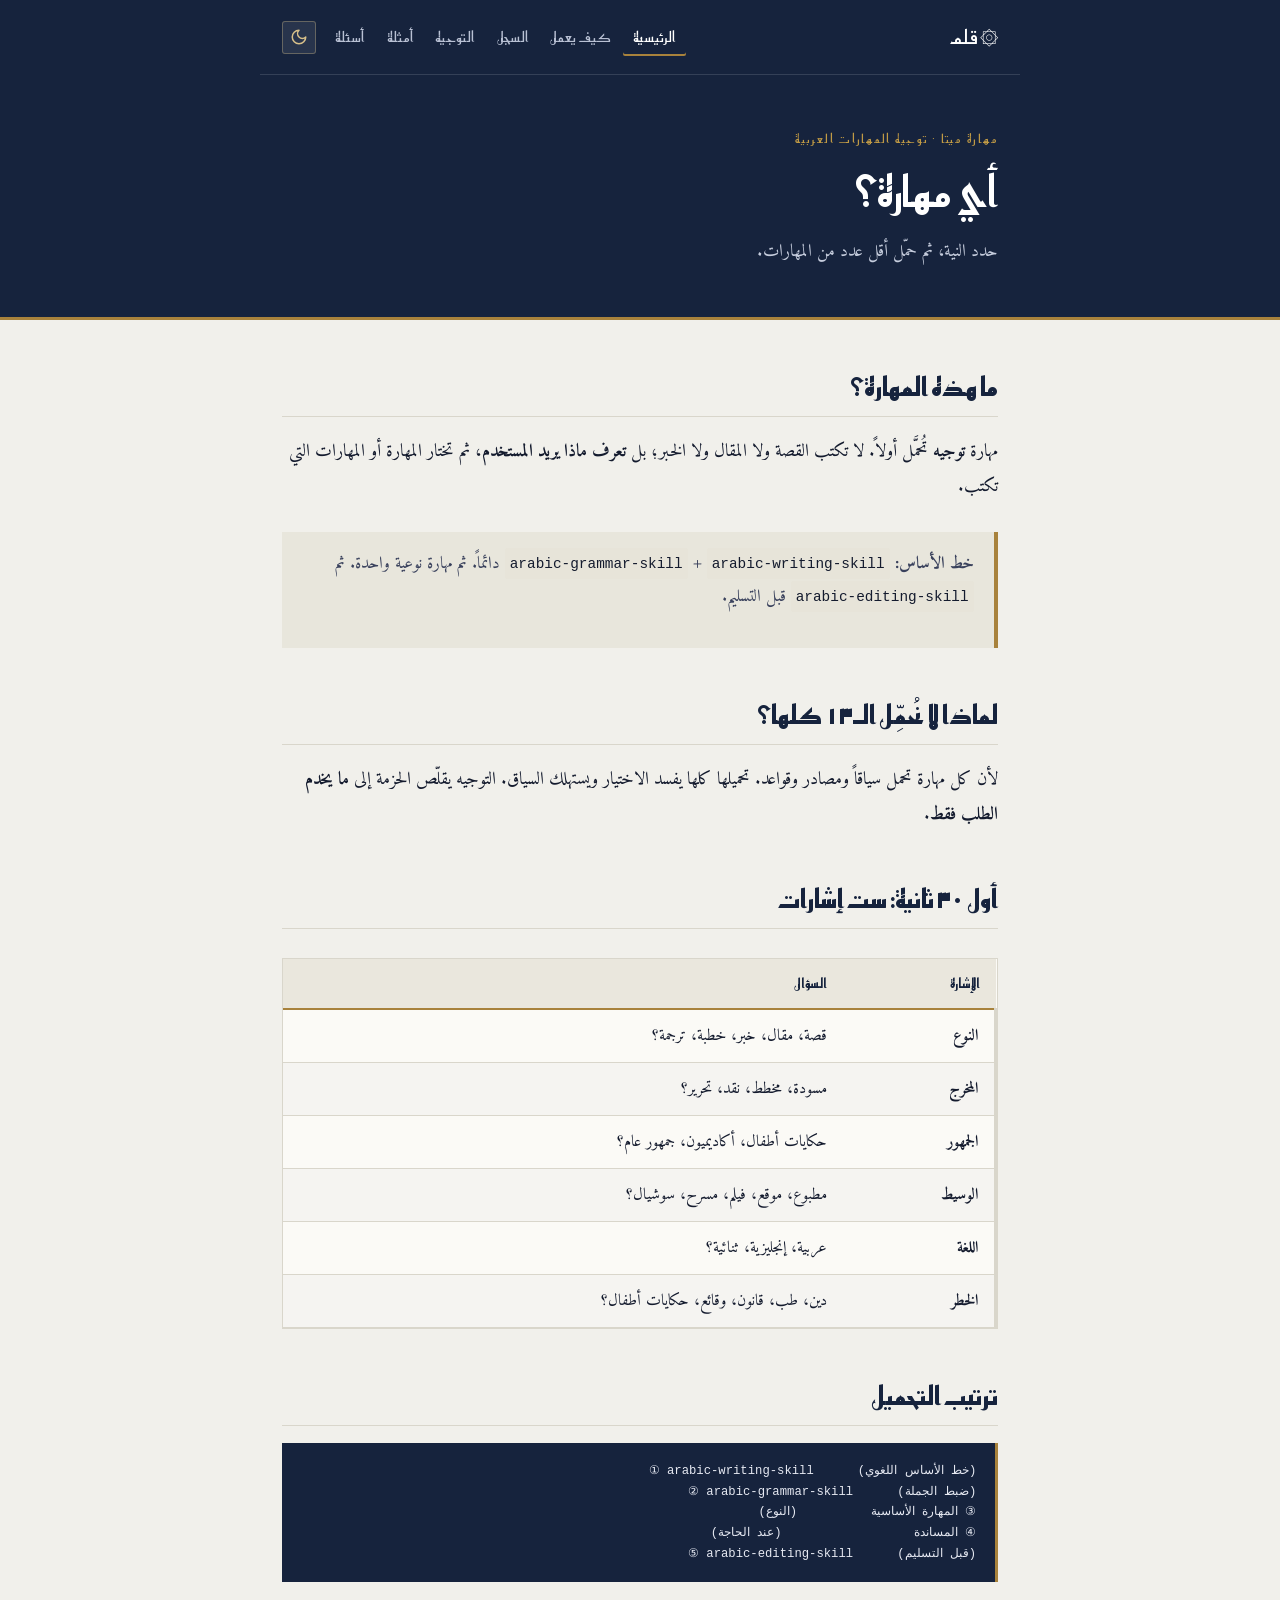
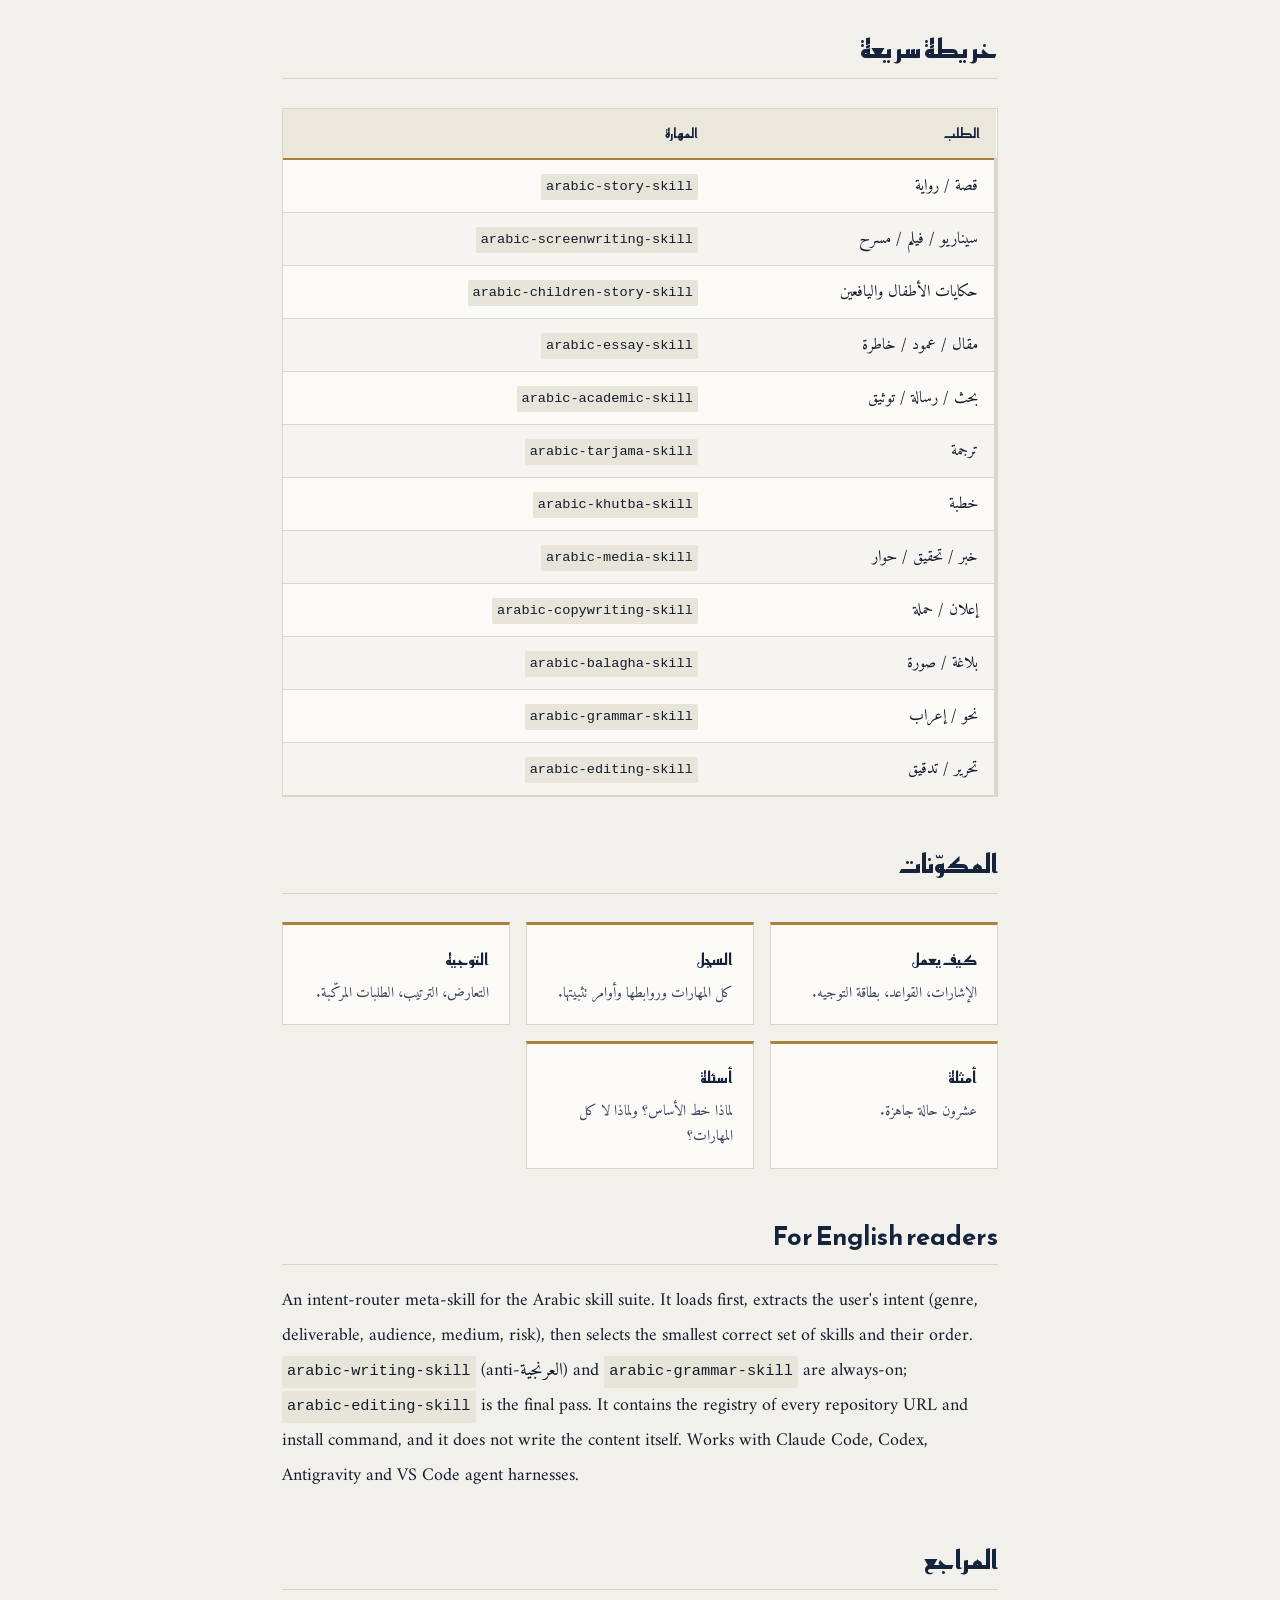
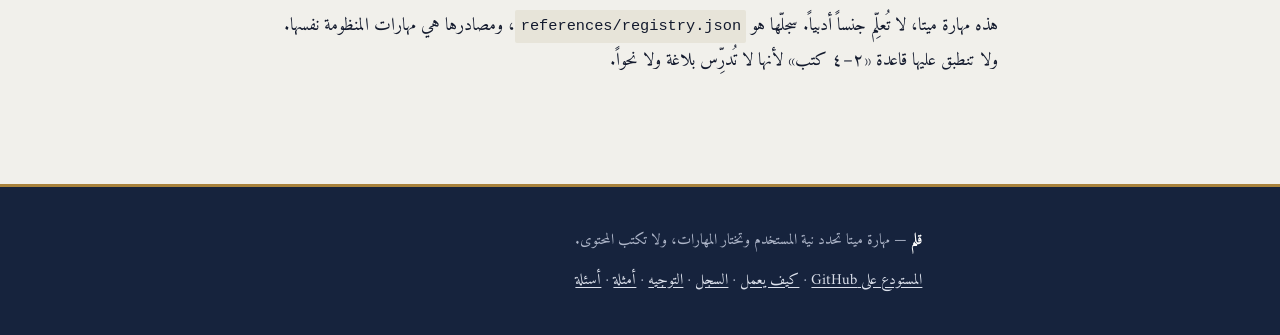
<file: docs/index.html>
<!DOCTYPE html>
<html lang="ar" dir="rtl">
<head>
<meta charset="utf-8">
<meta name="viewport" content="width=device-width, initial-scale=1">
<title>قلم (Qalam) | توجيه المهارات العربية</title>
<meta name="description" content="مهارة توجيه تحدد نية المستخدم وتختار المهارات العربية المناسبة، مع خط أساس إلزامي: الكتابة والنحو.">
<link rel="canonical" href="https://specailm5.github.io/qalam/">
<meta name="robots" content="index,follow,max-snippet:-1,max-image-preview:large">
<meta name="author" content="Saif hassan">
<meta property="og:type" content="article">
<meta property="og:site_name" content="قلم — توجيه المهارات العربية">
<meta property="og:locale" content="ar_AR">
<meta property="og:title" content="قلم (Qalam) | توجيه المهارات العربية">
<meta property="og:description" content="مهارة توجيه تحدد نية المستخدم وتختار المهارات العربية المناسبة، مع خط أساس إلزامي: الكتابة والنحو.">
<meta property="og:url" content="https://specailm5.github.io/qalam/">
<meta name="twitter:card" content="summary">
<meta name="twitter:title" content="قلم (Qalam) | توجيه المهارات العربية">
<meta name="twitter:description" content="مهارة توجيه تحدد نية المستخدم وتختار المهارات العربية المناسبة، مع خط أساس إلزامي: الكتابة والنحو.">
<link rel="icon" href="favicon.svg" type="image/svg+xml">
<link rel="preconnect" href="https://fonts.googleapis.com">
<link rel="preconnect" href="https://fonts.gstatic.com" crossorigin>
<link rel="stylesheet" href="https://fonts.googleapis.com/css2?family=Amiri:ital,wght@0,400;0,700;1,400&amp;family=Reem+Kufi:wght@400;600&amp;display=swap">
<link rel="stylesheet" href="style.css?v=2">
<script src="theme.js"></script>
</head>
<body>
<a class="skip" href="#main">تخطَّ إلى المتن</a>
<header class="top">
<div class="wrap bar">
<a class="brand" href="index.html">۞ قلم</a>
<div class="bar-end">
<nav>
<a href="index.html" aria-current="page">الرئيسية</a>
<a href="how.html">كيف يعمل</a>
<a href="registry.html">السجل</a>
<a href="routing.html">التوجيه</a>
<a href="examples.html">أمثلة</a>
<a href="faq.html">أسئلة</a>
</nav>
<button type="button" class="theme-toggle" id="themeToggle" aria-label="تبديل المظهر" title="تبديل المظهر">
<svg class="theme-icon-sun" width="18" height="18" viewBox="0 0 24 24" fill="none" stroke="currentColor" stroke-width="2" stroke-linecap="round" stroke-linejoin="round" aria-hidden="true"><circle cx="12" cy="12" r="4"/><path d="M12 2v2M12 20v2M4.93 4.93l1.41 1.41M17.66 17.66l1.41 1.41M2 12h2M20 12h2M6.34 17.66l-1.41 1.41M19.07 4.93l-1.41 1.41"/></svg>
<svg class="theme-icon-moon" width="18" height="18" viewBox="0 0 24 24" fill="none" stroke="currentColor" stroke-width="2" stroke-linecap="round" stroke-linejoin="round" aria-hidden="true"><path d="M12 3a6 6 0 0 0 9 9 9 9 0 1 1-9-9Z"/></svg>
</button>
</div>
</div>
<div class="wrap hero">
<p class="eyebrow">مهارة ميتا · توجيه المهارات العربية</p>
<h1>أي مهارة؟</h1>
<p class="lede">حدد النية، ثم حمّل أقل عدد من المهارات.</p>
</div>
</header>
<main id="main">
<div class="wrap">
<div class="prose">

<h2>ما هذه المهارة؟</h2>
<p>مهارة <strong>توجيه</strong> تُحمَّل أولاً. لا تكتب القصة ولا المقال ولا الخبر؛ بل <strong>تعرف ماذا يريد المستخدم</strong>، ثم تختار المهارة أو المهارات التي تكتب.</p>
<blockquote><p><strong>خط الأساس:</strong> <code>arabic-writing-skill</code> + <code>arabic-grammar-skill</code> دائماً. ثم مهارة نوعية واحدة. ثم <code>arabic-editing-skill</code> قبل التسليم.</p></blockquote>

<h2>لماذا لا نُحمِّل الـ١٣ كلها؟</h2>
<p>لأن كل مهارة تحمل سياقاً ومصادر وقواعد. تحميلها كلها يفسد الاختيار ويستهلك السياق. التوجيه يقلّص الحزمة إلى <strong>ما يخدم الطلب فقط</strong>.</p>

<h2>أول ٣٠ ثانية: ست إشارات</h2>
<div class="tw"><table><thead><tr><th>الإشارة</th><th>السؤال</th></tr></thead><tbody>
<tr><td><strong>النوع</strong></td><td>قصة، مقال، خبر، خطبة، ترجمة؟</td></tr>
<tr><td><strong>المخرج</strong></td><td>مسودة، مخطط، نقد، تحرير؟</td></tr>
<tr><td><strong>الجمهور</strong></td><td>حكايات أطفال، أكاديميون، جمهور عام؟</td></tr>
<tr><td><strong>الوسيط</strong></td><td>مطبوع، موقع، فيلم، مسرح، سوشيال؟</td></tr>
<tr><td><strong>اللغة</strong></td><td>عربية، إنجليزية، ثنائية؟</td></tr>
<tr><td><strong>الخطر</strong></td><td>دين، طب، قانون، وقائع، حكايات أطفال؟</td></tr>
</tbody></table></div>

<h2>ترتيب التحميل</h2>
<pre dir="rtl" class="code-rtl"><code>① arabic-writing-skill      (خط الأساس اللغوي)
② arabic-grammar-skill      (ضبط الجملة)
③ المهارة الأساسية          (النوع)
④ المساندة                  (عند الحاجة)
⑤ arabic-editing-skill      (قبل التسليم)</code></pre>

<h2>خريطة سريعة</h2>
<div class="tw"><table><thead><tr><th>الطلب</th><th>المهارة</th></tr></thead><tbody>
<tr><td>قصة / رواية</td><td><code>arabic-story-skill</code></td></tr>
<tr><td>سيناريو / فيلم / مسرح</td><td><code>arabic-screenwriting-skill</code></td></tr>
<tr><td>حكايات الأطفال واليافعين</td><td><code>arabic-children-story-skill</code></td></tr>
<tr><td>مقال / عمود / خاطرة</td><td><code>arabic-essay-skill</code></td></tr>
<tr><td>بحث / رسالة / توثيق</td><td><code>arabic-academic-skill</code></td></tr>
<tr><td>ترجمة</td><td><code>arabic-tarjama-skill</code></td></tr>
<tr><td>خطبة</td><td><code>arabic-khutba-skill</code></td></tr>
<tr><td>خبر / تحقيق / حوار</td><td><code>arabic-media-skill</code></td></tr>
<tr><td>إعلان / حملة</td><td><code>arabic-copywriting-skill</code></td></tr>
<tr><td>بلاغة / صورة</td><td><code>arabic-balagha-skill</code></td></tr>
<tr><td>نحو / إعراب</td><td><code>arabic-grammar-skill</code></td></tr>
<tr><td>تحرير / تدقيق</td><td><code>arabic-editing-skill</code></td></tr>
</tbody></table></div>

<h2>المكوّنات</h2>
<div class="cards">
<a class="card" href="how.html"><h3>كيف يعمل</h3><p>الإشارات، القواعد، بطاقة التوجيه.</p></a>
<a class="card" href="registry.html"><h3>السجل</h3><p>كل المهارات وروابطها وأوامر تثبيتها.</p></a>
<a class="card" href="routing.html"><h3>التوجيه</h3><p>التعارض، الترتيب، الطلبات المركّبة.</p></a>
<a class="card" href="examples.html"><h3>أمثلة</h3><p>عشرون حالة جاهزة.</p></a>
<a class="card" href="faq.html"><h3>أسئلة</h3><p>لماذا خط الأساس؟ ولماذا لا كل المهارات؟</p></a>
</div>

<h2>For English readers</h2>
<p class="en">An intent-router meta-skill for the Arabic skill suite. It loads first, extracts the user's intent (genre, deliverable, audience, medium, risk), then selects the smallest correct set of skills and their order. <code>arabic-writing-skill</code> (anti-العرنجية) and <code>arabic-grammar-skill</code> are always-on; <code>arabic-editing-skill</code> is the final pass. It contains the registry of every repository URL and install command, and it does not write the content itself. Works with Claude Code, Codex, Antigravity and VS Code agent harnesses.</p>

<h2>المراجع</h2>
<p>هذه مهارة ميتا، لا تُعلِّم جنساً أدبياً. سجلّها هو <code>references/registry.json</code>، ومصادرها هي مهارات المنظومة نفسها. ولا تنطبق عليها قاعدة «٢–٤ كتب» لأنها لا تُدرِّس بلاغة ولا نحواً.</p>

</div>
</div>
</main>
<footer>
<div class="wrap foot">
<p><strong>قلم</strong> — مهارة ميتا تحدد نية المستخدم وتختار المهارات، ولا تكتب المحتوى.</p>
<p><a href="https://github.com/specailm5/qalam">المستودع على GitHub</a> · <a href="how.html">كيف يعمل</a> · <a href="registry.html">السجل</a> · <a href="routing.html">التوجيه</a> · <a href="examples.html">أمثلة</a> · <a href="faq.html">أسئلة</a></p>
</div>
</footer>
</body>
</html>
</file>
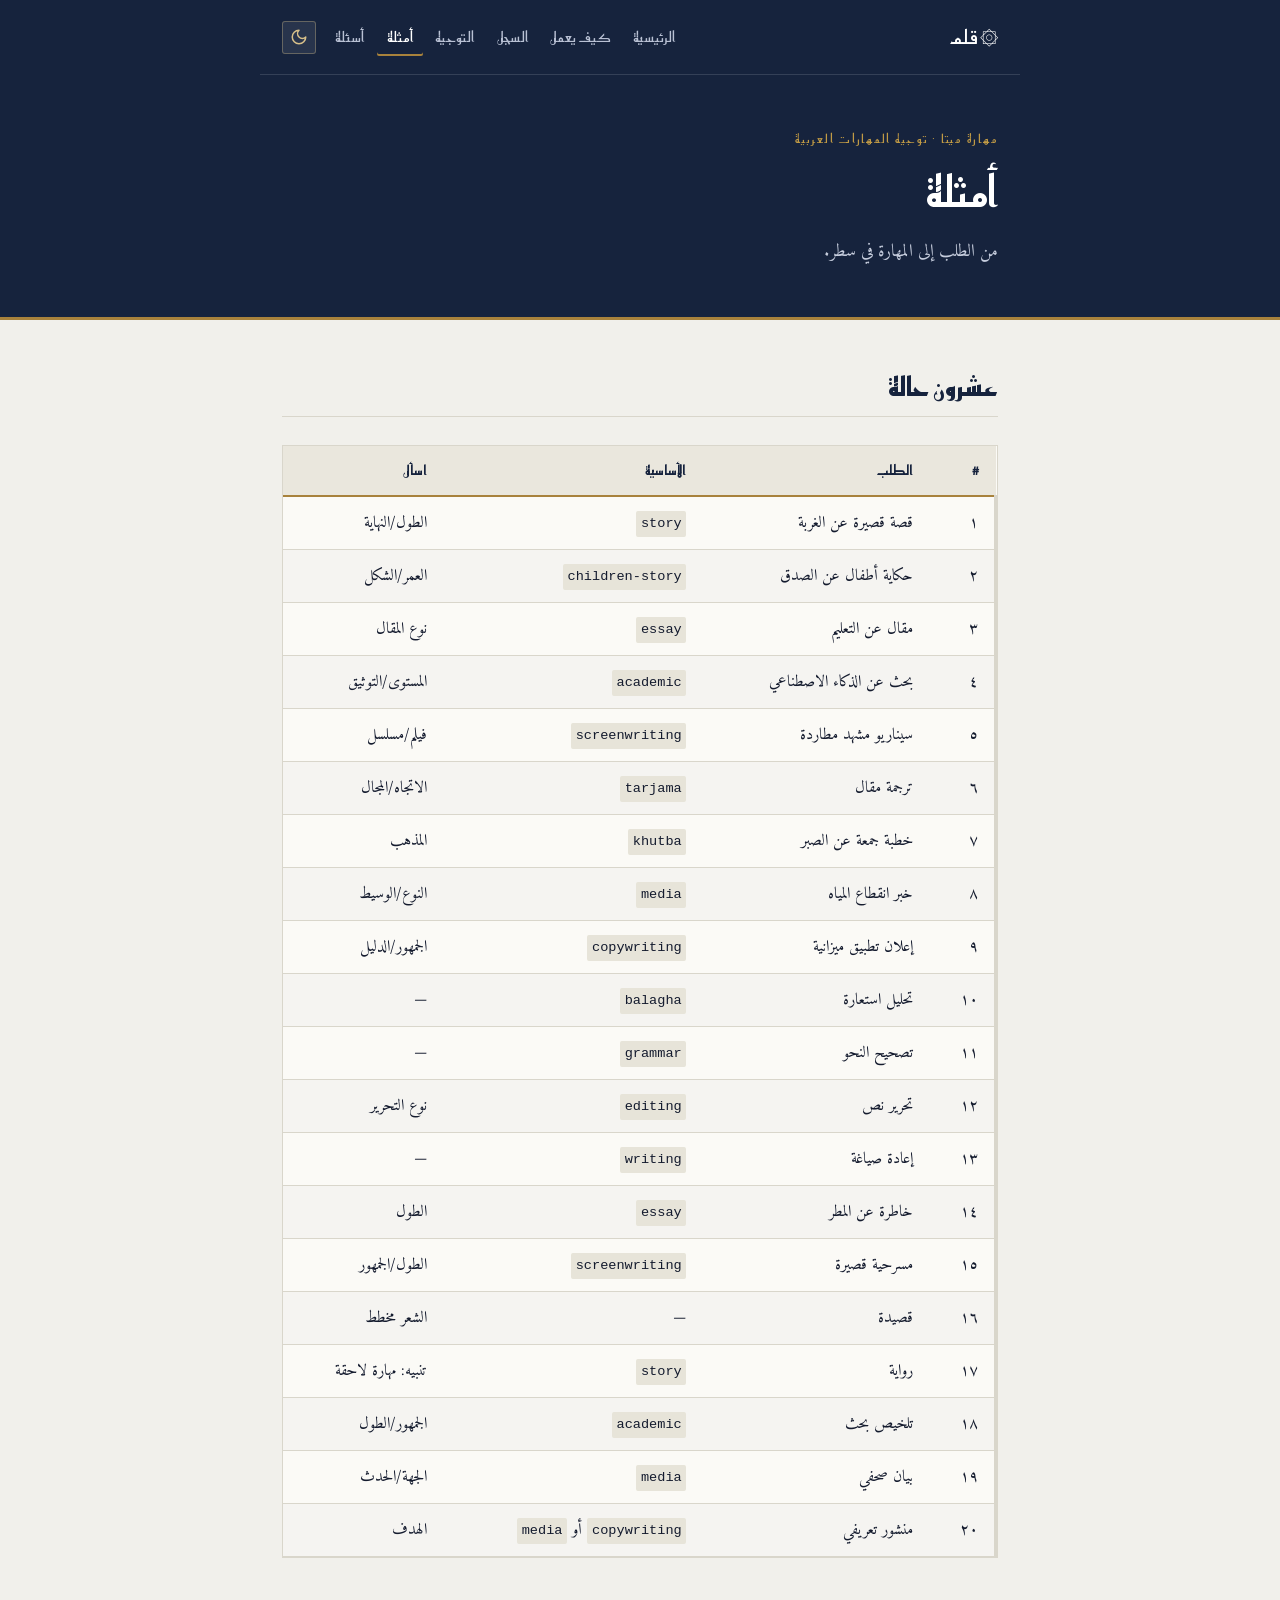
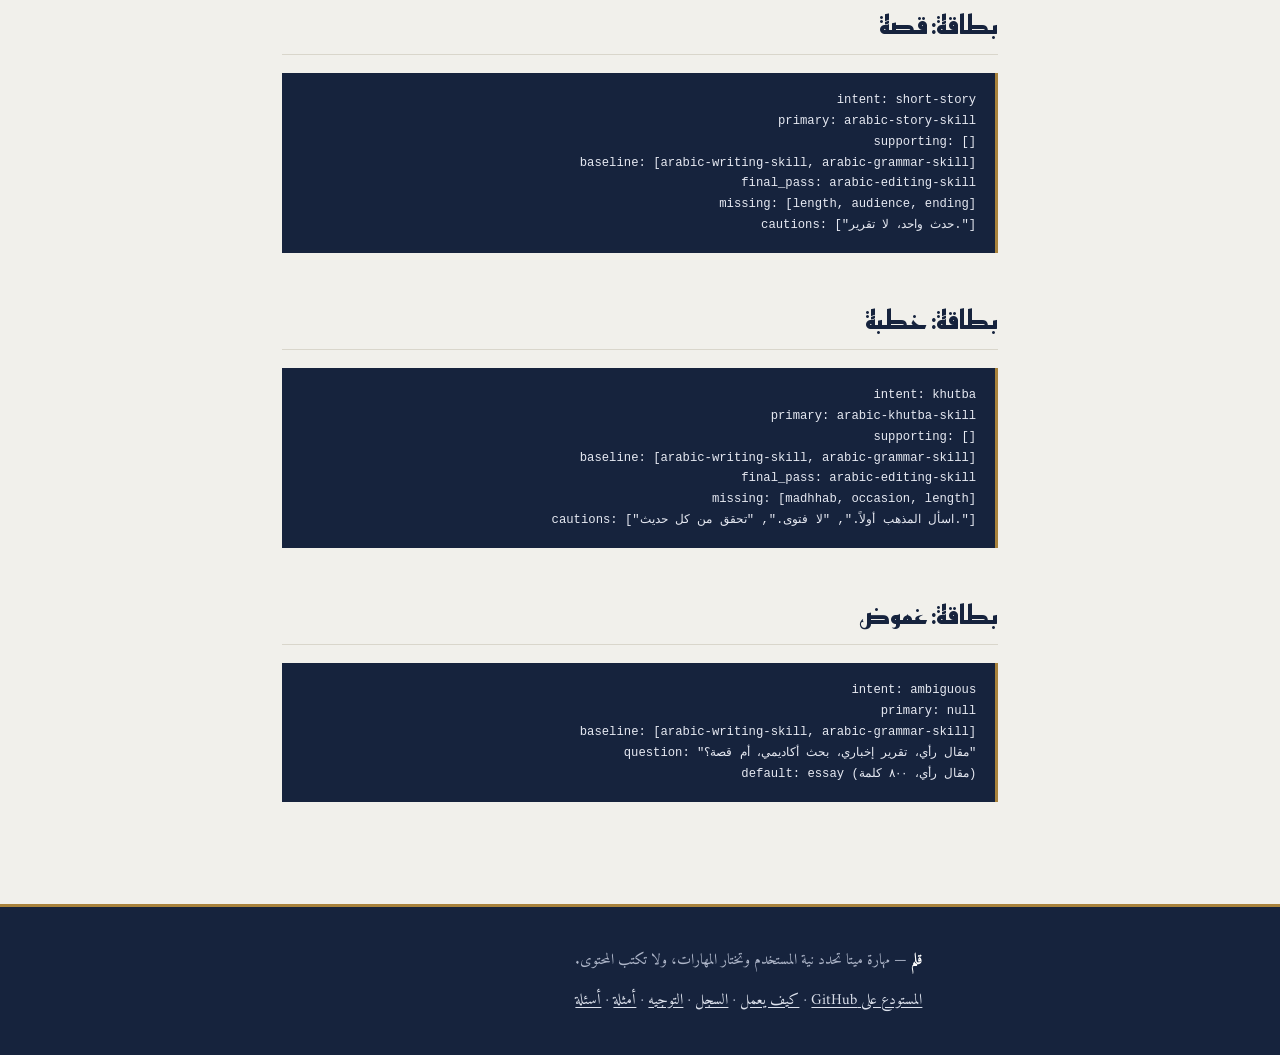
<file: docs/examples.html>
<!DOCTYPE html>
<html lang="ar" dir="rtl">
<head>
<meta charset="utf-8">
<meta name="viewport" content="width=device-width, initial-scale=1">
<title>أمثلة | قلم</title>
<meta name="description" content="عشرون حالة توجيه وبطاقات جاهزة للقصة والخطبة والغموض.">
<link rel="canonical" href="https://specailm5.github.io/qalam/examples.html">
<meta name="robots" content="index,follow,max-snippet:-1,max-image-preview:large">
<meta name="author" content="Saif hassan">
<meta property="og:type" content="article">
<meta property="og:site_name" content="قلم — توجيه المهارات العربية">
<meta property="og:locale" content="ar_AR">
<meta property="og:title" content="أمثلة | قلم">
<meta property="og:description" content="عشرون حالة توجيه وبطاقات جاهزة للقصة والخطبة والغموض.">
<meta property="og:url" content="https://specailm5.github.io/qalam/examples.html">
<meta name="twitter:card" content="summary">
<meta name="twitter:title" content="أمثلة | قلم">
<meta name="twitter:description" content="عشرون حالة توجيه وبطاقات جاهزة للقصة والخطبة والغموض.">
<link rel="icon" href="favicon.svg" type="image/svg+xml">
<link rel="preconnect" href="https://fonts.googleapis.com">
<link rel="preconnect" href="https://fonts.gstatic.com" crossorigin>
<link rel="stylesheet" href="https://fonts.googleapis.com/css2?family=Amiri:ital,wght@0,400;0,700;1,400&amp;family=Reem+Kufi:wght@400;600&amp;display=swap">
<link rel="stylesheet" href="style.css?v=2">
<script src="theme.js"></script>
</head>
<body>
<a class="skip" href="#main">تخطَّ إلى المتن</a>
<header class="top">
<div class="wrap bar">
<a class="brand" href="index.html">۞ قلم</a>
<div class="bar-end">
<nav>
<a href="index.html">الرئيسية</a>
<a href="how.html">كيف يعمل</a>
<a href="registry.html">السجل</a>
<a href="routing.html">التوجيه</a>
<a href="examples.html" aria-current="page">أمثلة</a>
<a href="faq.html">أسئلة</a>
</nav>
<button type="button" class="theme-toggle" id="themeToggle" aria-label="تبديل المظهر" title="تبديل المظهر">
<svg class="theme-icon-sun" width="18" height="18" viewBox="0 0 24 24" fill="none" stroke="currentColor" stroke-width="2" stroke-linecap="round" stroke-linejoin="round" aria-hidden="true"><circle cx="12" cy="12" r="4"/><path d="M12 2v2M12 20v2M4.93 4.93l1.41 1.41M17.66 17.66l1.41 1.41M2 12h2M20 12h2M6.34 17.66l-1.41 1.41M19.07 4.93l-1.41 1.41"/></svg>
<svg class="theme-icon-moon" width="18" height="18" viewBox="0 0 24 24" fill="none" stroke="currentColor" stroke-width="2" stroke-linecap="round" stroke-linejoin="round" aria-hidden="true"><path d="M12 3a6 6 0 0 0 9 9 9 9 0 1 1-9-9Z"/></svg>
</button>
</div>
</div>
<div class="wrap hero">
<p class="eyebrow">مهارة ميتا · توجيه المهارات العربية</p>
<h1>أمثلة</h1>
<p class="lede">من الطلب إلى المهارة في سطر.</p>
</div>
</header>
<main id="main">
<div class="wrap">
<div class="prose">

<h2>عشرون حالة</h2>
<div class="tw"><table><thead><tr><th>#</th><th>الطلب</th><th>الأساسية</th><th>اسأل</th></tr></thead><tbody>
<tr><td>١</td><td>قصة قصيرة عن الغربة</td><td><code>story</code></td><td>الطول/النهاية</td></tr>
<tr><td>٢</td><td>حكاية أطفال عن الصدق</td><td><code>children-story</code></td><td>العمر/الشكل</td></tr>
<tr><td>٣</td><td>مقال عن التعليم</td><td><code>essay</code></td><td>نوع المقال</td></tr>
<tr><td>٤</td><td>بحث عن الذكاء الاصطناعي</td><td><code>academic</code></td><td>المستوى/التوثيق</td></tr>
<tr><td>٥</td><td>سيناريو مشهد مطاردة</td><td><code>screenwriting</code></td><td>فيلم/مسلسل</td></tr>
<tr><td>٦</td><td>ترجمة مقال</td><td><code>tarjama</code></td><td>الاتجاه/المجال</td></tr>
<tr><td>٧</td><td>خطبة جمعة عن الصبر</td><td><code>khutba</code></td><td>المذهب</td></tr>
<tr><td>٨</td><td>خبر انقطاع المياه</td><td><code>media</code></td><td>النوع/الوسيط</td></tr>
<tr><td>٩</td><td>إعلان تطبيق ميزانية</td><td><code>copywriting</code></td><td>الجمهور/الدليل</td></tr>
<tr><td>١٠</td><td>تحليل استعارة</td><td><code>balagha</code></td><td>—</td></tr>
<tr><td>١١</td><td>تصحيح النحو</td><td><code>grammar</code></td><td>—</td></tr>
<tr><td>١٢</td><td>تحرير نص</td><td><code>editing</code></td><td>نوع التحرير</td></tr>
<tr><td>١٣</td><td>إعادة صياغة</td><td><code>writing</code></td><td>—</td></tr>
<tr><td>١٤</td><td>خاطرة عن المطر</td><td><code>essay</code></td><td>الطول</td></tr>
<tr><td>١٥</td><td>مسرحية قصيرة</td><td><code>screenwriting</code></td><td>الطول/الجمهور</td></tr>
<tr><td>١٦</td><td>قصيدة</td><td>—</td><td>الشعر مخطط</td></tr>
<tr><td>١٧</td><td>رواية</td><td><code>story</code></td><td>تنبيه: مهارة لاحقة</td></tr>
<tr><td>١٨</td><td>تلخيص بحث</td><td><code>academic</code></td><td>الجمهور/الطول</td></tr>
<tr><td>١٩</td><td>بيان صحفي</td><td><code>media</code></td><td>الجهة/الحدث</td></tr>
<tr><td>٢٠</td><td>منشور تعريفي</td><td><code>copywriting</code> أو <code>media</code></td><td>الهدف</td></tr>
</tbody></table></div>

<h2>بطاقة: قصة</h2>
<pre dir="rtl" class="code-rtl"><code>intent: short-story
primary: arabic-story-skill
supporting: []
baseline: [arabic-writing-skill, arabic-grammar-skill]
final_pass: arabic-editing-skill
missing: [length, audience, ending]
cautions: ["حدث واحد، لا تقرير."]</code></pre>

<h2>بطاقة: خطبة</h2>
<pre dir="rtl" class="code-rtl"><code>intent: khutba
primary: arabic-khutba-skill
supporting: []
baseline: [arabic-writing-skill, arabic-grammar-skill]
final_pass: arabic-editing-skill
missing: [madhhab, occasion, length]
cautions: ["اسأل المذهب أولاً.", "لا فتوى.", "تحقق من كل حديث."]</code></pre>

<h2>بطاقة: غموض</h2>
<pre dir="rtl" class="code-rtl"><code>intent: ambiguous
primary: null
baseline: [arabic-writing-skill, arabic-grammar-skill]
question: "مقال رأي، تقرير إخباري، بحث أكاديمي، أم قصة؟"
default: essay (مقال رأي، ٨٠٠ كلمة)</code></pre>

</div>
</div>
</main>
<footer>
<div class="wrap foot">
<p><strong>قلم</strong> — مهارة ميتا تحدد نية المستخدم وتختار المهارات، ولا تكتب المحتوى.</p>
<p><a href="https://github.com/specailm5/qalam">المستودع على GitHub</a> · <a href="how.html">كيف يعمل</a> · <a href="registry.html">السجل</a> · <a href="routing.html">التوجيه</a> · <a href="examples.html">أمثلة</a> · <a href="faq.html">أسئلة</a></p>
</div>
</footer>
</body>
</html>
</file>
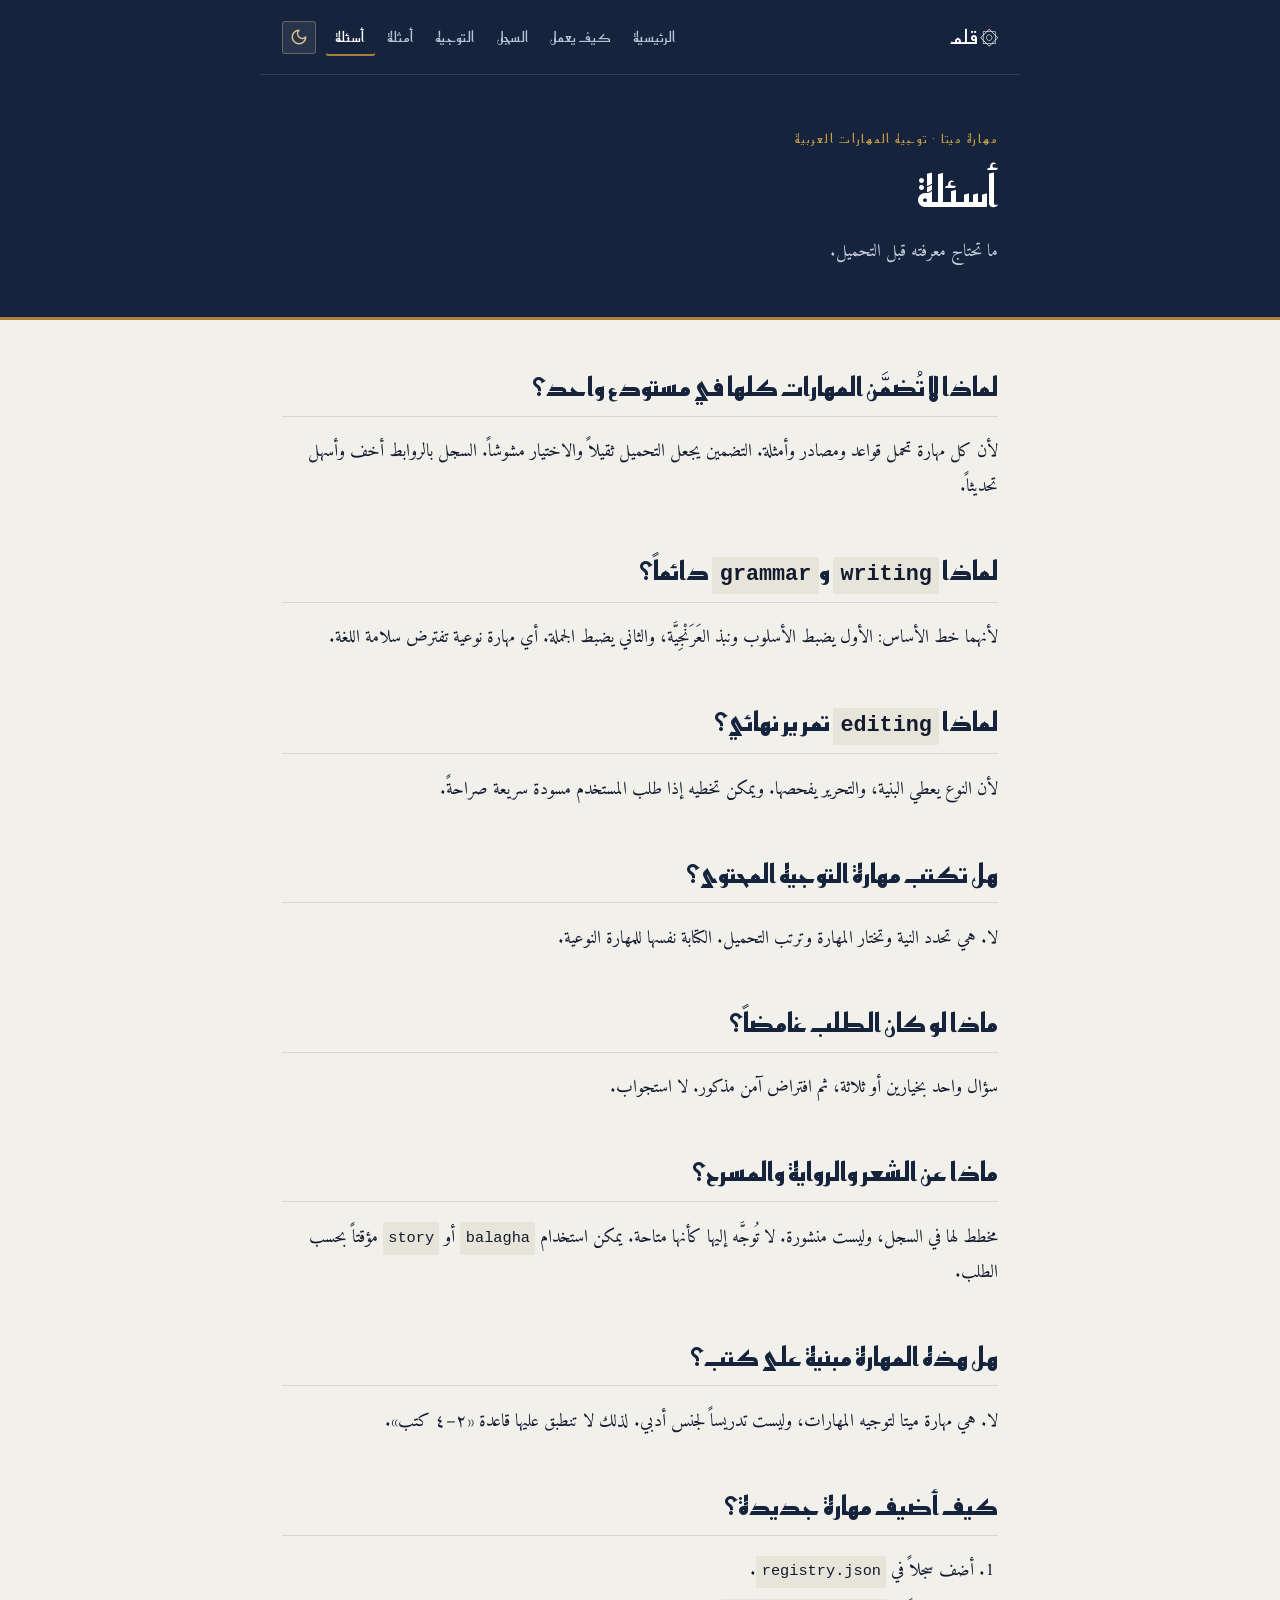
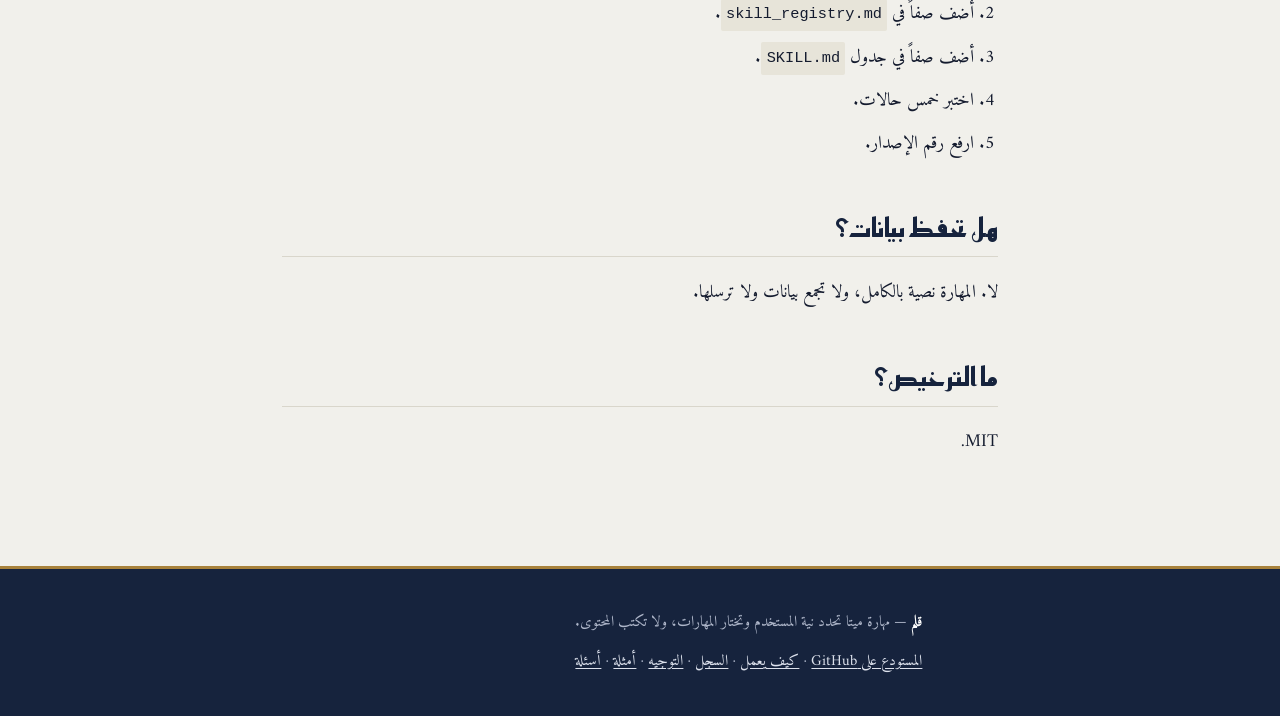
<file: docs/faq.html>
<!DOCTYPE html>
<html lang="ar" dir="rtl">
<head>
<meta charset="utf-8">
<meta name="viewport" content="width=device-width, initial-scale=1">
<title>أسئلة | قلم</title>
<meta name="description" content="لماذا لا كل المهارات؟ ولماذا خط الأساس؟ وهل التوجيه يكتب؟">
<link rel="canonical" href="https://specailm5.github.io/qalam/faq.html">
<meta name="robots" content="index,follow,max-snippet:-1,max-image-preview:large">
<meta name="author" content="Saif hassan">
<meta property="og:type" content="article">
<meta property="og:site_name" content="قلم — توجيه المهارات العربية">
<meta property="og:locale" content="ar_AR">
<meta property="og:title" content="أسئلة | قلم">
<meta property="og:description" content="لماذا لا كل المهارات؟ ولماذا خط الأساس؟ وهل التوجيه يكتب؟">
<meta property="og:url" content="https://specailm5.github.io/qalam/faq.html">
<meta name="twitter:card" content="summary">
<meta name="twitter:title" content="أسئلة | قلم">
<meta name="twitter:description" content="لماذا لا كل المهارات؟ ولماذا خط الأساس؟ وهل التوجيه يكتب؟">
<link rel="icon" href="favicon.svg" type="image/svg+xml">
<link rel="preconnect" href="https://fonts.googleapis.com">
<link rel="preconnect" href="https://fonts.gstatic.com" crossorigin>
<link rel="stylesheet" href="https://fonts.googleapis.com/css2?family=Amiri:ital,wght@0,400;0,700;1,400&amp;family=Reem+Kufi:wght@400;600&amp;display=swap">
<link rel="stylesheet" href="style.css?v=2">
<script src="theme.js"></script>
</head>
<body>
<a class="skip" href="#main">تخطَّ إلى المتن</a>
<header class="top">
<div class="wrap bar">
<a class="brand" href="index.html">۞ قلم</a>
<div class="bar-end">
<nav>
<a href="index.html">الرئيسية</a>
<a href="how.html">كيف يعمل</a>
<a href="registry.html">السجل</a>
<a href="routing.html">التوجيه</a>
<a href="examples.html">أمثلة</a>
<a href="faq.html" aria-current="page">أسئلة</a>
</nav>
<button type="button" class="theme-toggle" id="themeToggle" aria-label="تبديل المظهر" title="تبديل المظهر">
<svg class="theme-icon-sun" width="18" height="18" viewBox="0 0 24 24" fill="none" stroke="currentColor" stroke-width="2" stroke-linecap="round" stroke-linejoin="round" aria-hidden="true"><circle cx="12" cy="12" r="4"/><path d="M12 2v2M12 20v2M4.93 4.93l1.41 1.41M17.66 17.66l1.41 1.41M2 12h2M20 12h2M6.34 17.66l-1.41 1.41M19.07 4.93l-1.41 1.41"/></svg>
<svg class="theme-icon-moon" width="18" height="18" viewBox="0 0 24 24" fill="none" stroke="currentColor" stroke-width="2" stroke-linecap="round" stroke-linejoin="round" aria-hidden="true"><path d="M12 3a6 6 0 0 0 9 9 9 9 0 1 1-9-9Z"/></svg>
</button>
</div>
</div>
<div class="wrap hero">
<p class="eyebrow">مهارة ميتا · توجيه المهارات العربية</p>
<h1>أسئلة</h1>
<p class="lede">ما تحتاج معرفته قبل التحميل.</p>
</div>
</header>
<main id="main">
<div class="wrap">
<div class="prose">

<h2>لماذا لا تُضمَّن المهارات كلها في مستودع واحد؟</h2>
<p>لأن كل مهارة تحمل قواعد ومصادر وأمثلة. التضمين يجعل التحميل ثقيلاً والاختيار مشوشاً. السجل بالروابط أخف وأسهل تحديثاً.</p>

<h2>لماذا <code>writing</code> و<code>grammar</code> دائماً؟</h2>
<p>لأنهما خط الأساس: الأول يضبط الأسلوب ونبذ العَرَنْجِيَّة، والثاني يضبط الجملة. أي مهارة نوعية تفترض سلامة اللغة.</p>

<h2>لماذا <code>editing</code> تمرير نهائي؟</h2>
<p>لأن النوع يعطي البنية، والتحرير يفحصها. ويمكن تخطيه إذا طلب المستخدم مسودة سريعة صراحةً.</p>

<h2>هل تكتب مهارة التوجيه المحتوى؟</h2>
<p>لا. هي تحدد النية وتختار المهارة وترتب التحميل. الكتابة نفسها للمهارة النوعية.</p>

<h2>ماذا لو كان الطلب غامضاً؟</h2>
<p>سؤال واحد بخيارين أو ثلاثة، ثم افتراض آمن مذكور. لا استجواب.</p>

<h2>ماذا عن الشعر والرواية والمسرح؟</h2>
<p>مخطط لها في السجل، وليست منشورة. لا تُوجَّه إليها كأنها متاحة. يمكن استخدام <code>balagha</code> أو <code>story</code> مؤقتاً بحسب الطلب.</p>

<h2>هل هذه المهارة مبنية على كتب؟</h2>
<p>لا. هي مهارة ميتا لتوجيه المهارات، وليست تدريساً لجنس أدبي. لذلك لا تنطبق عليها قاعدة «٢–٤ كتب».</p>

<h2>كيف أضيف مهارة جديدة؟</h2>
<ol>
<li>أضف سجلاً في <code>registry.json</code>.</li>
<li>أضف صفاً في <code>skill_registry.md</code>.</li>
<li>أضف صفاً في جدول <code>SKILL.md</code>.</li>
<li>اختبر خمس حالات.</li>
<li>ارفع رقم الإصدار.</li>
</ol>

<h2>هل تحفظ بيانات؟</h2>
<p>لا. المهارة نصية بالكامل، ولا تجمع بيانات ولا ترسلها.</p>

<h2>ما الترخيص؟</h2>
<p>MIT.</p>

</div>
</div>
</main>
<footer>
<div class="wrap foot">
<p><strong>قلم</strong> — مهارة ميتا تحدد نية المستخدم وتختار المهارات، ولا تكتب المحتوى.</p>
<p><a href="https://github.com/specailm5/qalam">المستودع على GitHub</a> · <a href="how.html">كيف يعمل</a> · <a href="registry.html">السجل</a> · <a href="routing.html">التوجيه</a> · <a href="examples.html">أمثلة</a> · <a href="faq.html">أسئلة</a></p>
</div>
</footer>
</body>
</html>
</file>
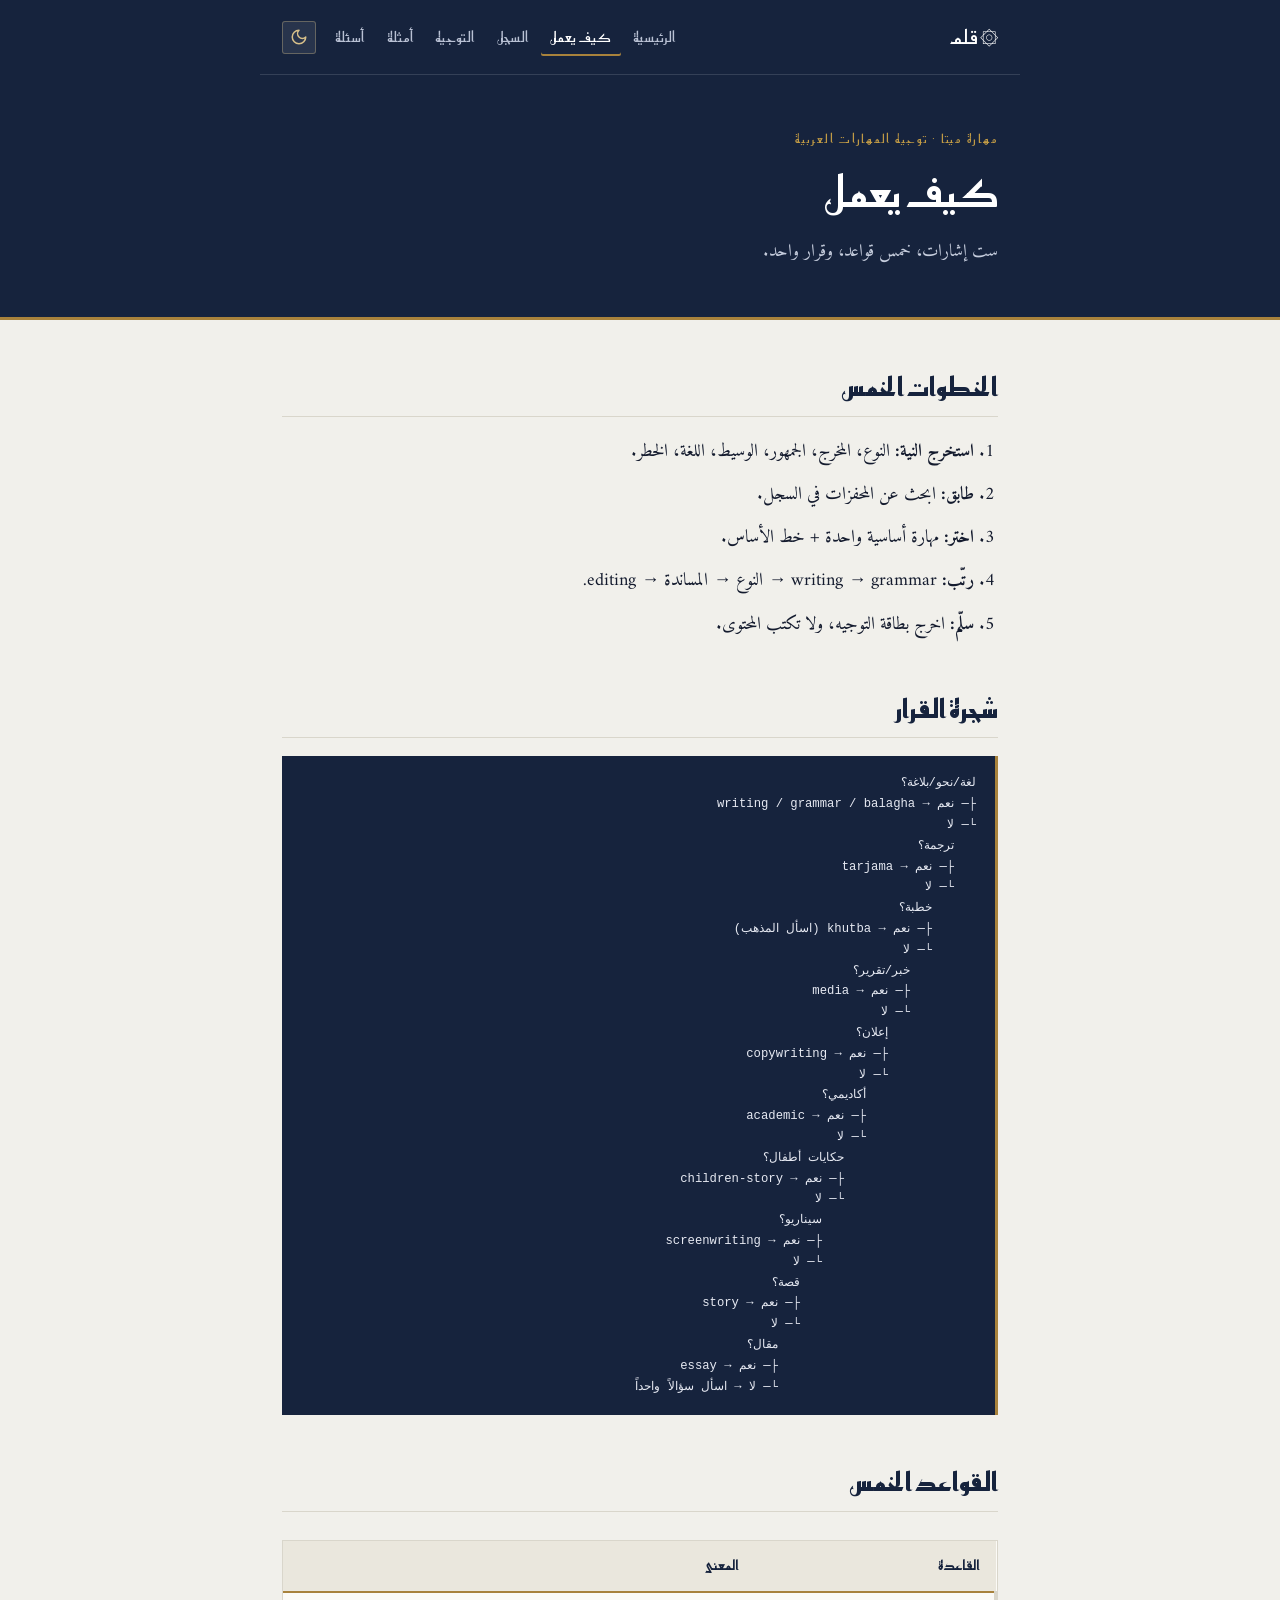
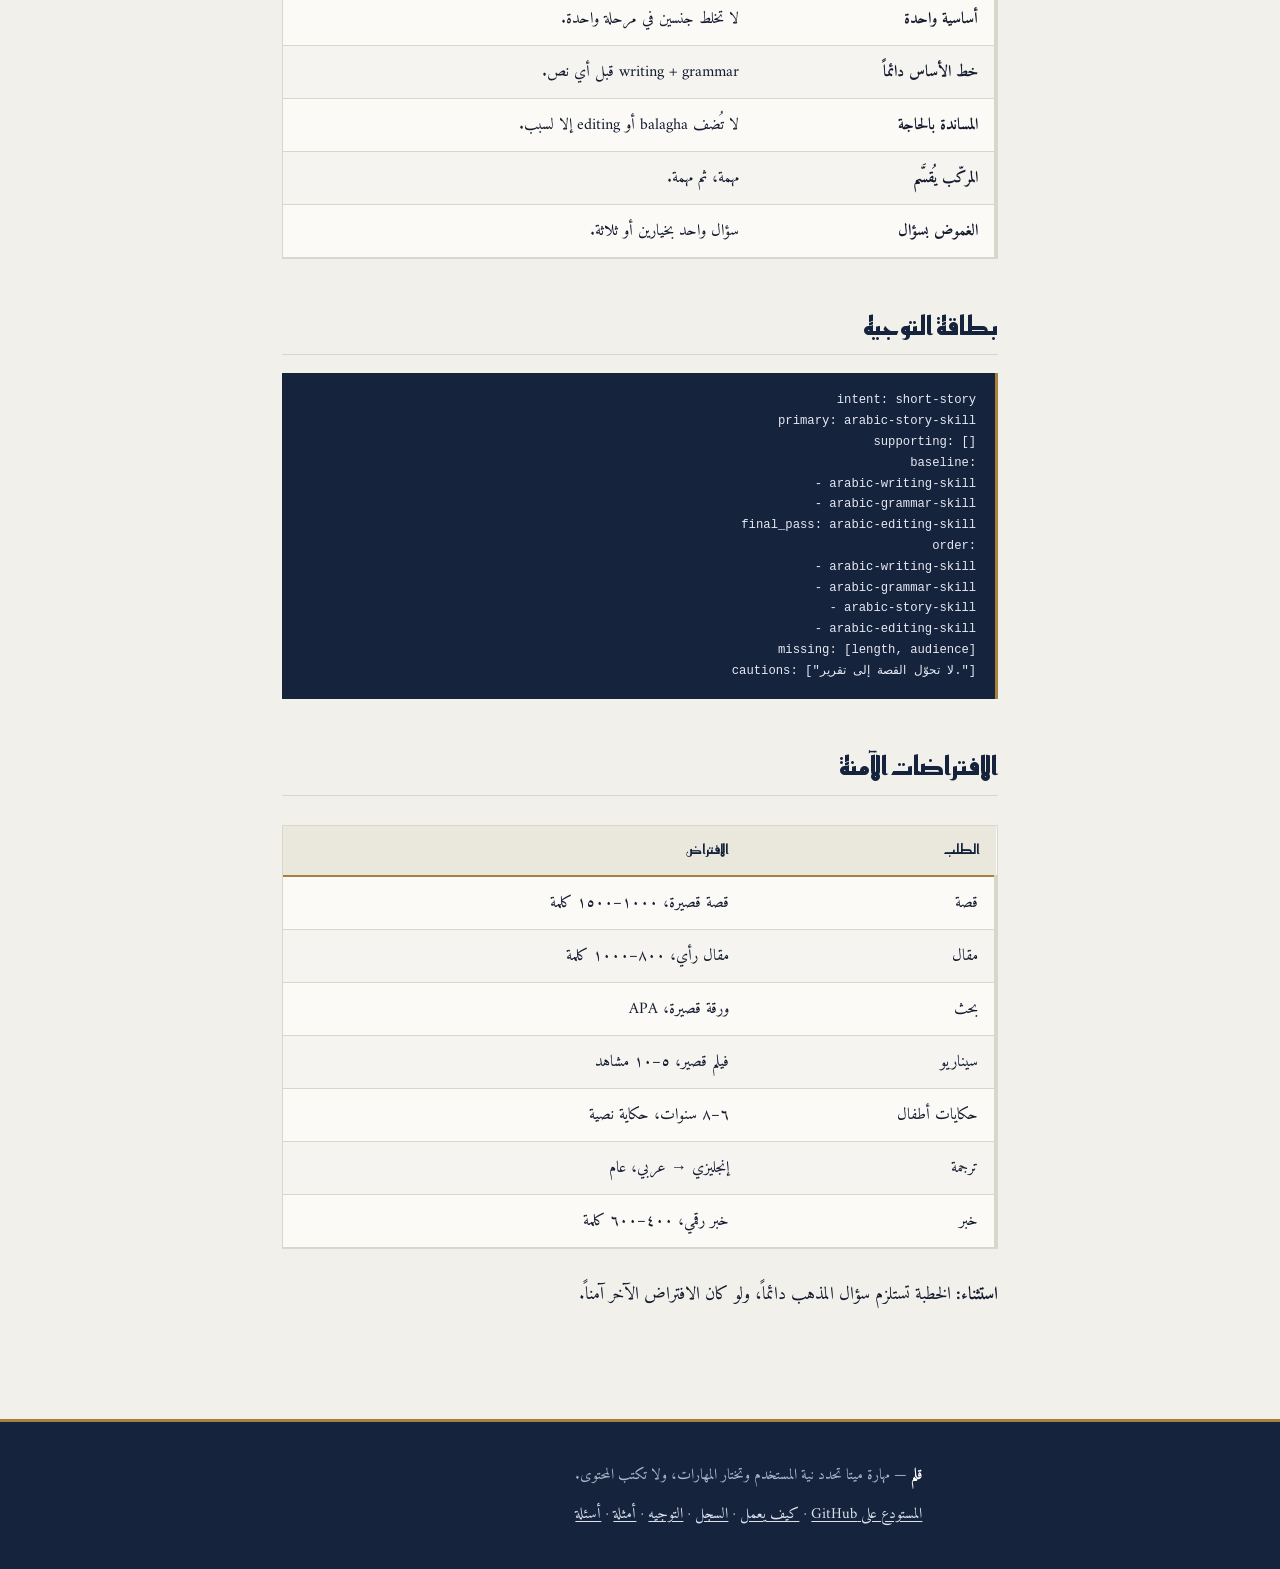
<file: docs/how.html>
<!DOCTYPE html>
<html lang="ar" dir="rtl">
<head>
<meta charset="utf-8">
<meta name="viewport" content="width=device-width, initial-scale=1">
<title>كيف يعمل | قلم</title>
<meta name="description" content="الإشارات الست، شجرة القرار، القواعد الخمس، وبطاقة التوجيه.">
<link rel="canonical" href="https://specailm5.github.io/qalam/how.html">
<meta name="robots" content="index,follow,max-snippet:-1,max-image-preview:large">
<meta name="author" content="Saif hassan">
<meta property="og:type" content="article">
<meta property="og:site_name" content="قلم — توجيه المهارات العربية">
<meta property="og:locale" content="ar_AR">
<meta property="og:title" content="كيف يعمل | قلم">
<meta property="og:description" content="الإشارات الست، شجرة القرار، القواعد الخمس، وبطاقة التوجيه.">
<meta property="og:url" content="https://specailm5.github.io/qalam/how.html">
<meta name="twitter:card" content="summary">
<meta name="twitter:title" content="كيف يعمل | قلم">
<meta name="twitter:description" content="الإشارات الست، شجرة القرار، القواعد الخمس، وبطاقة التوجيه.">
<link rel="icon" href="favicon.svg" type="image/svg+xml">
<link rel="preconnect" href="https://fonts.googleapis.com">
<link rel="preconnect" href="https://fonts.gstatic.com" crossorigin>
<link rel="stylesheet" href="https://fonts.googleapis.com/css2?family=Amiri:ital,wght@0,400;0,700;1,400&amp;family=Reem+Kufi:wght@400;600&amp;display=swap">
<link rel="stylesheet" href="style.css?v=2">
<script src="theme.js"></script>
</head>
<body>
<a class="skip" href="#main">تخطَّ إلى المتن</a>
<header class="top">
<div class="wrap bar">
<a class="brand" href="index.html">۞ قلم</a>
<div class="bar-end">
<nav>
<a href="index.html">الرئيسية</a>
<a href="how.html" aria-current="page">كيف يعمل</a>
<a href="registry.html">السجل</a>
<a href="routing.html">التوجيه</a>
<a href="examples.html">أمثلة</a>
<a href="faq.html">أسئلة</a>
</nav>
<button type="button" class="theme-toggle" id="themeToggle" aria-label="تبديل المظهر" title="تبديل المظهر">
<svg class="theme-icon-sun" width="18" height="18" viewBox="0 0 24 24" fill="none" stroke="currentColor" stroke-width="2" stroke-linecap="round" stroke-linejoin="round" aria-hidden="true"><circle cx="12" cy="12" r="4"/><path d="M12 2v2M12 20v2M4.93 4.93l1.41 1.41M17.66 17.66l1.41 1.41M2 12h2M20 12h2M6.34 17.66l-1.41 1.41M19.07 4.93l-1.41 1.41"/></svg>
<svg class="theme-icon-moon" width="18" height="18" viewBox="0 0 24 24" fill="none" stroke="currentColor" stroke-width="2" stroke-linecap="round" stroke-linejoin="round" aria-hidden="true"><path d="M12 3a6 6 0 0 0 9 9 9 9 0 1 1-9-9Z"/></svg>
</button>
</div>
</div>
<div class="wrap hero">
<p class="eyebrow">مهارة ميتا · توجيه المهارات العربية</p>
<h1>كيف يعمل</h1>
<p class="lede">ست إشارات، خمس قواعد، وقرار واحد.</p>
</div>
</header>
<main id="main">
<div class="wrap">
<div class="prose">

<h2>الخطوات الخمس</h2>
<ol>
<li><strong>استخرج النية:</strong> النوع، المخرج، الجمهور، الوسيط، اللغة، الخطر.</li>
<li><strong>طابق:</strong> ابحث عن المحفزات في السجل.</li>
<li><strong>اختر:</strong> مهارة أساسية واحدة + خط الأساس.</li>
<li><strong>رتّب:</strong> writing → grammar → النوع → المساندة → editing.</li>
<li><strong>سلّم:</strong> اخرج بطاقة التوجيه، ولا تكتب المحتوى.</li>
</ol>

<h2>شجرة القرار</h2>
<pre dir="rtl" class="code-rtl"><code>لغة/نحو/بلاغة؟
├─ نعم → writing / grammar / balagha
└─ لا
   ترجمة؟
   ├─ نعم → tarjama
   └─ لا
      خطبة؟
      ├─ نعم → khutba (اسأل المذهب)
      └─ لا
         خبر/تقرير؟
         ├─ نعم → media
         └─ لا
            إعلان؟
            ├─ نعم → copywriting
            └─ لا
               أكاديمي؟
               ├─ نعم → academic
               └─ لا
                  حكايات أطفال؟
                  ├─ نعم → children-story
                  └─ لا
                     سيناريو؟
                     ├─ نعم → screenwriting
                     └─ لا
                        قصة؟
                        ├─ نعم → story
                        └─ لا
                           مقال؟
                           ├─ نعم → essay
                           └─ لا → اسأل سؤالاً واحداً</code></pre>

<h2>القواعد الخمس</h2>
<div class="tw"><table><thead><tr><th>القاعدة</th><th>المعنى</th></tr></thead><tbody>
<tr><td><strong>أساسية واحدة</strong></td><td>لا تخلط جنسين في مرحلة واحدة.</td></tr>
<tr><td><strong>خط الأساس دائماً</strong></td><td>writing + grammar قبل أي نص.</td></tr>
<tr><td><strong>المساندة بالحاجة</strong></td><td>لا تُضف balagha أو editing إلا لسبب.</td></tr>
<tr><td><strong>المركّب يُقسَّم</strong></td><td>مهمة، ثم مهمة.</td></tr>
<tr><td><strong>الغموض بسؤال</strong></td><td>سؤال واحد بخيارين أو ثلاثة.</td></tr>
</tbody></table></div>

<h2>بطاقة التوجيه</h2>
<pre dir="rtl" class="code-rtl"><code>intent: short-story
primary: arabic-story-skill
supporting: []
baseline:
  - arabic-writing-skill
  - arabic-grammar-skill
final_pass: arabic-editing-skill
order:
  - arabic-writing-skill
  - arabic-grammar-skill
  - arabic-story-skill
  - arabic-editing-skill
missing: [length, audience]
cautions: ["لا تحوّل القصة إلى تقرير."]</code></pre>

<h2>الافتراضات الآمنة</h2>
<div class="tw"><table><thead><tr><th>الطلب</th><th>الافتراض</th></tr></thead><tbody>
<tr><td>قصة</td><td>قصة قصيرة، ١٠٠٠–١٥٠٠ كلمة</td></tr>
<tr><td>مقال</td><td>مقال رأي، ٨٠٠–١٠٠٠ كلمة</td></tr>
<tr><td>بحث</td><td>ورقة قصيرة، APA</td></tr>
<tr><td>سيناريو</td><td>فيلم قصير، ٥–١٠ مشاهد</td></tr>
<tr><td>حكايات أطفال</td><td>٦–٨ سنوات، حكاية نصية</td></tr>
<tr><td>ترجمة</td><td>إنجليزي → عربي، عام</td></tr>
<tr><td>خبر</td><td>خبر رقمي، ٤٠٠–٦٠٠ كلمة</td></tr>
</tbody></table></div>
<p><strong>استثناء:</strong> الخطبة تستلزم سؤال المذهب دائماً، ولو كان الافتراض الآخر آمناً.</p>

</div>
</div>
</main>
<footer>
<div class="wrap foot">
<p><strong>قلم</strong> — مهارة ميتا تحدد نية المستخدم وتختار المهارات، ولا تكتب المحتوى.</p>
<p><a href="https://github.com/specailm5/qalam">المستودع على GitHub</a> · <a href="how.html">كيف يعمل</a> · <a href="registry.html">السجل</a> · <a href="routing.html">التوجيه</a> · <a href="examples.html">أمثلة</a> · <a href="faq.html">أسئلة</a></p>
</div>
</footer>
</body>
</html>
</file>
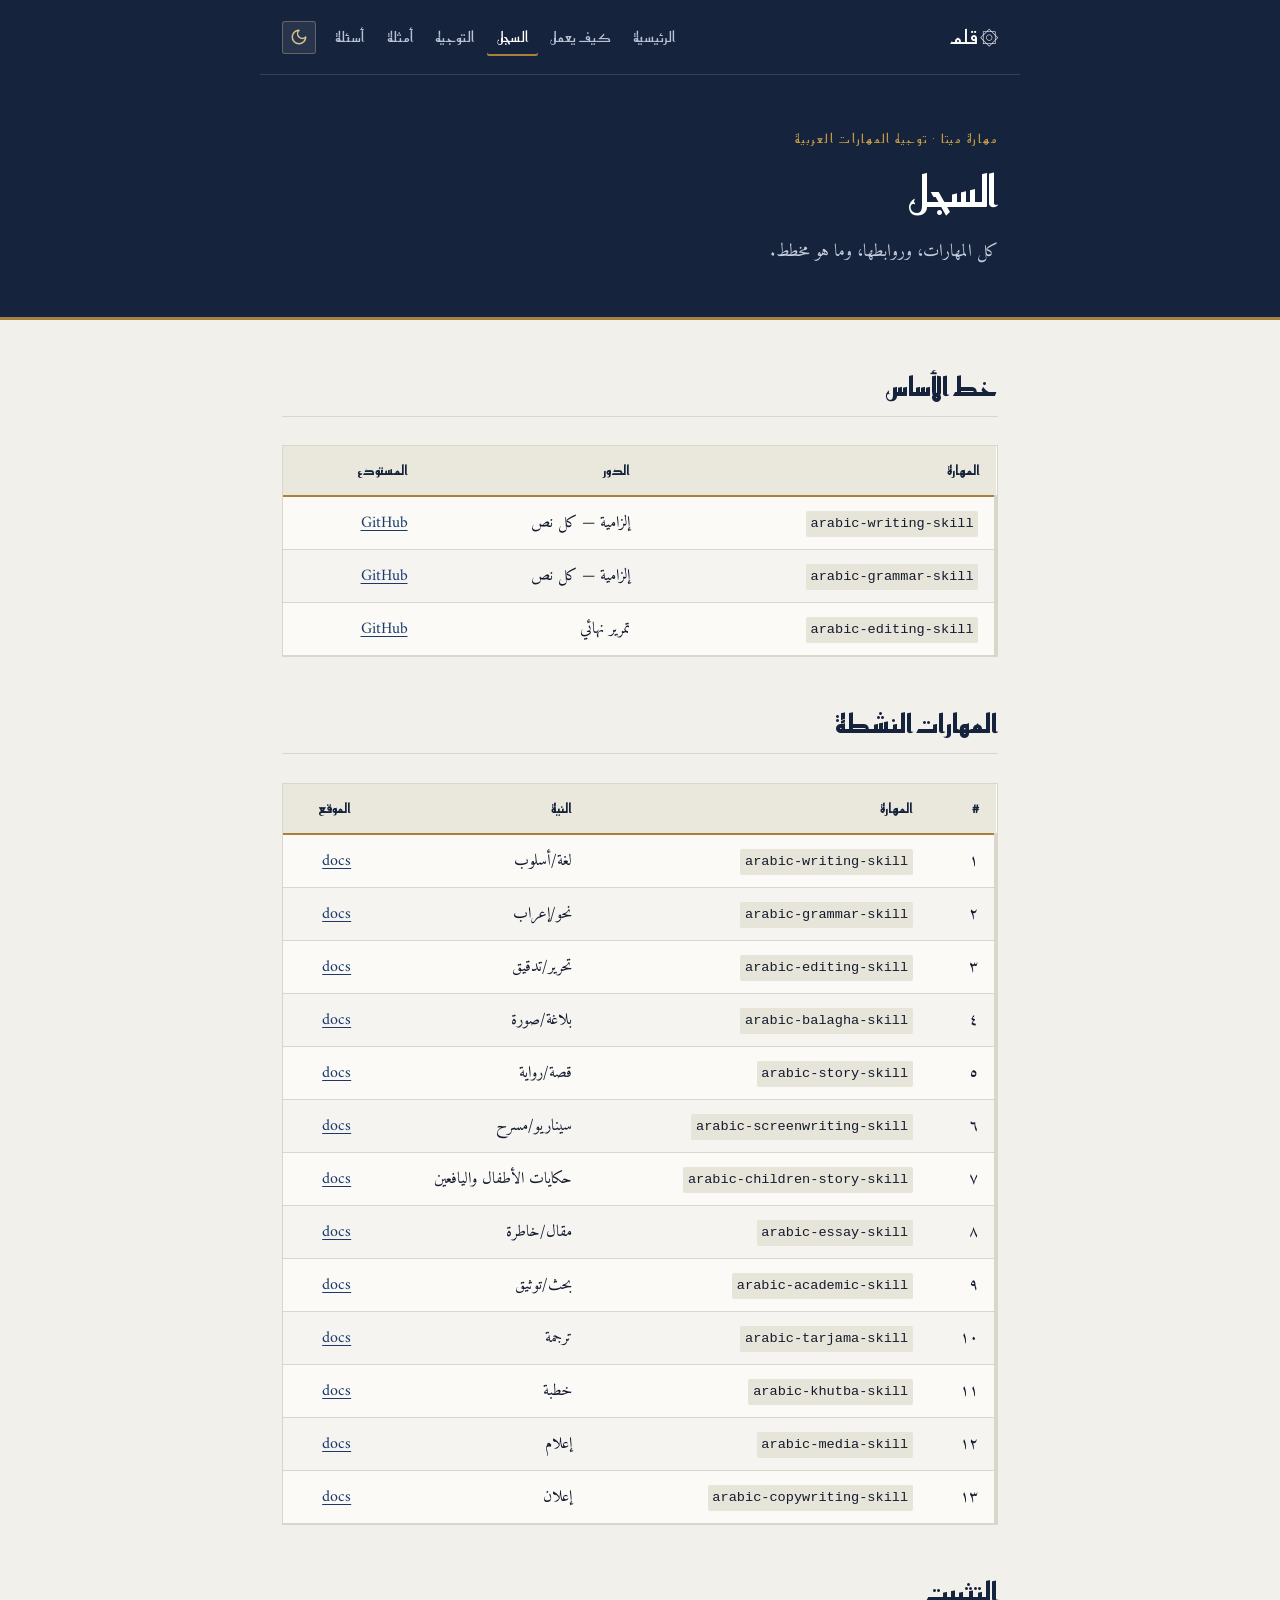
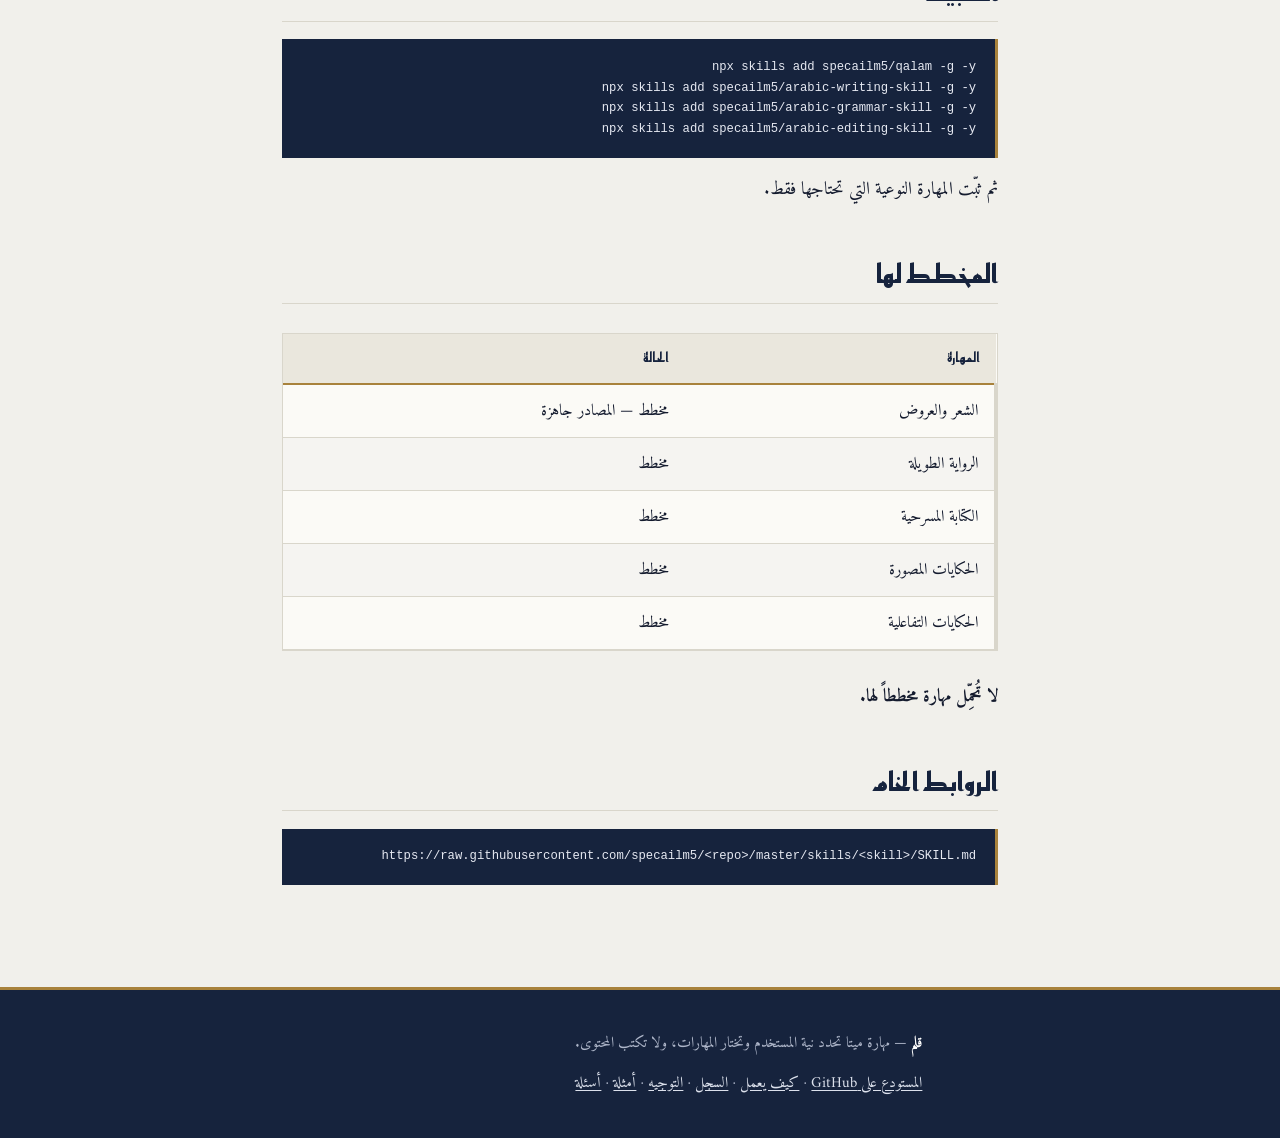
<file: docs/registry.html>
<!DOCTYPE html>
<html lang="ar" dir="rtl">
<head>
<meta charset="utf-8">
<meta name="viewport" content="width=device-width, initial-scale=1">
<title>السجل | قلم</title>
<meta name="description" content="سجل جميع المهارات العربية وروابط المستودعات والمواقع وأوامر التثبيت.">
<link rel="canonical" href="https://specailm5.github.io/qalam/registry.html">
<meta name="robots" content="index,follow,max-snippet:-1,max-image-preview:large">
<meta name="author" content="Saif hassan">
<meta property="og:type" content="article">
<meta property="og:site_name" content="قلم — توجيه المهارات العربية">
<meta property="og:locale" content="ar_AR">
<meta property="og:title" content="السجل | قلم">
<meta property="og:description" content="سجل جميع المهارات العربية وروابط المستودعات والمواقع وأوامر التثبيت.">
<meta property="og:url" content="https://specailm5.github.io/qalam/registry.html">
<meta name="twitter:card" content="summary">
<meta name="twitter:title" content="السجل | قلم">
<meta name="twitter:description" content="سجل جميع المهارات العربية وروابط المستودعات والمواقع وأوامر التثبيت.">
<link rel="icon" href="favicon.svg" type="image/svg+xml">
<link rel="preconnect" href="https://fonts.googleapis.com">
<link rel="preconnect" href="https://fonts.gstatic.com" crossorigin>
<link rel="stylesheet" href="https://fonts.googleapis.com/css2?family=Amiri:ital,wght@0,400;0,700;1,400&amp;family=Reem+Kufi:wght@400;600&amp;display=swap">
<link rel="stylesheet" href="style.css?v=2">
<script src="theme.js"></script>
</head>
<body>
<a class="skip" href="#main">تخطَّ إلى المتن</a>
<header class="top">
<div class="wrap bar">
<a class="brand" href="index.html">۞ قلم</a>
<div class="bar-end">
<nav>
<a href="index.html">الرئيسية</a>
<a href="how.html">كيف يعمل</a>
<a href="registry.html" aria-current="page">السجل</a>
<a href="routing.html">التوجيه</a>
<a href="examples.html">أمثلة</a>
<a href="faq.html">أسئلة</a>
</nav>
<button type="button" class="theme-toggle" id="themeToggle" aria-label="تبديل المظهر" title="تبديل المظهر">
<svg class="theme-icon-sun" width="18" height="18" viewBox="0 0 24 24" fill="none" stroke="currentColor" stroke-width="2" stroke-linecap="round" stroke-linejoin="round" aria-hidden="true"><circle cx="12" cy="12" r="4"/><path d="M12 2v2M12 20v2M4.93 4.93l1.41 1.41M17.66 17.66l1.41 1.41M2 12h2M20 12h2M6.34 17.66l-1.41 1.41M19.07 4.93l-1.41 1.41"/></svg>
<svg class="theme-icon-moon" width="18" height="18" viewBox="0 0 24 24" fill="none" stroke="currentColor" stroke-width="2" stroke-linecap="round" stroke-linejoin="round" aria-hidden="true"><path d="M12 3a6 6 0 0 0 9 9 9 9 0 1 1-9-9Z"/></svg>
</button>
</div>
</div>
<div class="wrap hero">
<p class="eyebrow">مهارة ميتا · توجيه المهارات العربية</p>
<h1>السجل</h1>
<p class="lede">كل المهارات، وروابطها، وما هو مخطط.</p>
</div>
</header>
<main id="main">
<div class="wrap">
<div class="prose">

<h2>خط الأساس</h2>
<div class="tw"><table><thead><tr><th>المهارة</th><th>الدور</th><th>المستودع</th></tr></thead><tbody>
<tr><td><code>arabic-writing-skill</code></td><td>إلزامية — كل نص</td><td><a href="https://github.com/specailm5/arabic-writing-skill">GitHub</a></td></tr>
<tr><td><code>arabic-grammar-skill</code></td><td>إلزامية — كل نص</td><td><a href="https://github.com/specailm5/arabic-grammar-skill">GitHub</a></td></tr>
<tr><td><code>arabic-editing-skill</code></td><td>تمرير نهائي</td><td><a href="https://github.com/specailm5/arabic-editing-skill">GitHub</a></td></tr>
</tbody></table></div>

<h2>المهارات النشطة</h2>
<div class="tw"><table><thead><tr><th>#</th><th>المهارة</th><th>النية</th><th>الموقع</th></tr></thead><tbody>
<tr><td>١</td><td><code>arabic-writing-skill</code></td><td>لغة/أسلوب</td><td><a href="https://specailm5.github.io/arabic-writing-skill/">docs</a></td></tr>
<tr><td>٢</td><td><code>arabic-grammar-skill</code></td><td>نحو/إعراب</td><td><a href="https://specailm5.github.io/arabic-grammar-skill/">docs</a></td></tr>
<tr><td>٣</td><td><code>arabic-editing-skill</code></td><td>تحرير/تدقيق</td><td><a href="https://specailm5.github.io/arabic-editing-skill/">docs</a></td></tr>
<tr><td>٤</td><td><code>arabic-balagha-skill</code></td><td>بلاغة/صورة</td><td><a href="https://specailm5.github.io/arabic-balagha-skill/">docs</a></td></tr>
<tr><td>٥</td><td><code>arabic-story-skill</code></td><td>قصة/رواية</td><td><a href="https://specailm5.github.io/arabic-story-skill/">docs</a></td></tr>
<tr><td>٦</td><td><code>arabic-screenwriting-skill</code></td><td>سيناريو/مسرح</td><td><a href="https://specailm5.github.io/arabic-screenwriting-skill/">docs</a></td></tr>
<tr><td>٧</td><td><code>arabic-children-story-skill</code></td><td>حكايات الأطفال واليافعين</td><td><a href="https://specailm5.github.io/arabic-children-story-skill/">docs</a></td></tr>
<tr><td>٨</td><td><code>arabic-essay-skill</code></td><td>مقال/خاطرة</td><td><a href="https://specailm5.github.io/arabic-essay-skill/">docs</a></td></tr>
<tr><td>٩</td><td><code>arabic-academic-skill</code></td><td>بحث/توثيق</td><td><a href="https://specailm5.github.io/arabic-academic-skill/">docs</a></td></tr>
<tr><td>١٠</td><td><code>arabic-tarjama-skill</code></td><td>ترجمة</td><td><a href="https://specailm5.github.io/arabic-tarjama-skill/">docs</a></td></tr>
<tr><td>١١</td><td><code>arabic-khutba-skill</code></td><td>خطبة</td><td><a href="https://specailm5.github.io/arabic-khutba-skill/">docs</a></td></tr>
<tr><td>١٢</td><td><code>arabic-media-skill</code></td><td>إعلام</td><td><a href="https://specailm5.github.io/arabic-media-skill/">docs</a></td></tr>
<tr><td>١٣</td><td><code>arabic-copywriting-skill</code></td><td>إعلان</td><td><a href="https://specailm5.github.io/arabic-copywriting-skill/">docs</a></td></tr>
</tbody></table></div>

<h2>التثبيت</h2>
<pre dir="rtl" class="code-rtl"><code>npx skills add specailm5/qalam -g -y
npx skills add specailm5/arabic-writing-skill -g -y
npx skills add specailm5/arabic-grammar-skill -g -y
npx skills add specailm5/arabic-editing-skill -g -y</code></pre>
<p>ثم ثبّت المهارة النوعية التي تحتاجها فقط.</p>

<h2>المخطط لها</h2>
<div class="tw"><table><thead><tr><th>المهارة</th><th>الحالة</th></tr></thead><tbody>
<tr><td>الشعر والعروض</td><td>مخطط — المصادر جاهزة</td></tr>
<tr><td>الرواية الطويلة</td><td>مخطط</td></tr>
<tr><td>الكتابة المسرحية</td><td>مخطط</td></tr>
<tr><td>الحكايات المصورة</td><td>مخطط</td></tr>
<tr><td>الحكايات التفاعلية</td><td>مخطط</td></tr>
</tbody></table></div>
<p><strong>لا تُحمِّل مهارة مخططاً لها.</strong></p>

<h2>الروابط الخام</h2>
<pre dir="rtl" class="code-rtl"><code>https://raw.githubusercontent.com/specailm5/&lt;repo&gt;/master/skills/&lt;skill&gt;/SKILL.md</code></pre>

</div>
</div>
</main>
<footer>
<div class="wrap foot">
<p><strong>قلم</strong> — مهارة ميتا تحدد نية المستخدم وتختار المهارات، ولا تكتب المحتوى.</p>
<p><a href="https://github.com/specailm5/qalam">المستودع على GitHub</a> · <a href="how.html">كيف يعمل</a> · <a href="registry.html">السجل</a> · <a href="routing.html">التوجيه</a> · <a href="examples.html">أمثلة</a> · <a href="faq.html">أسئلة</a></p>
</div>
</footer>
</body>
</html>
</file>
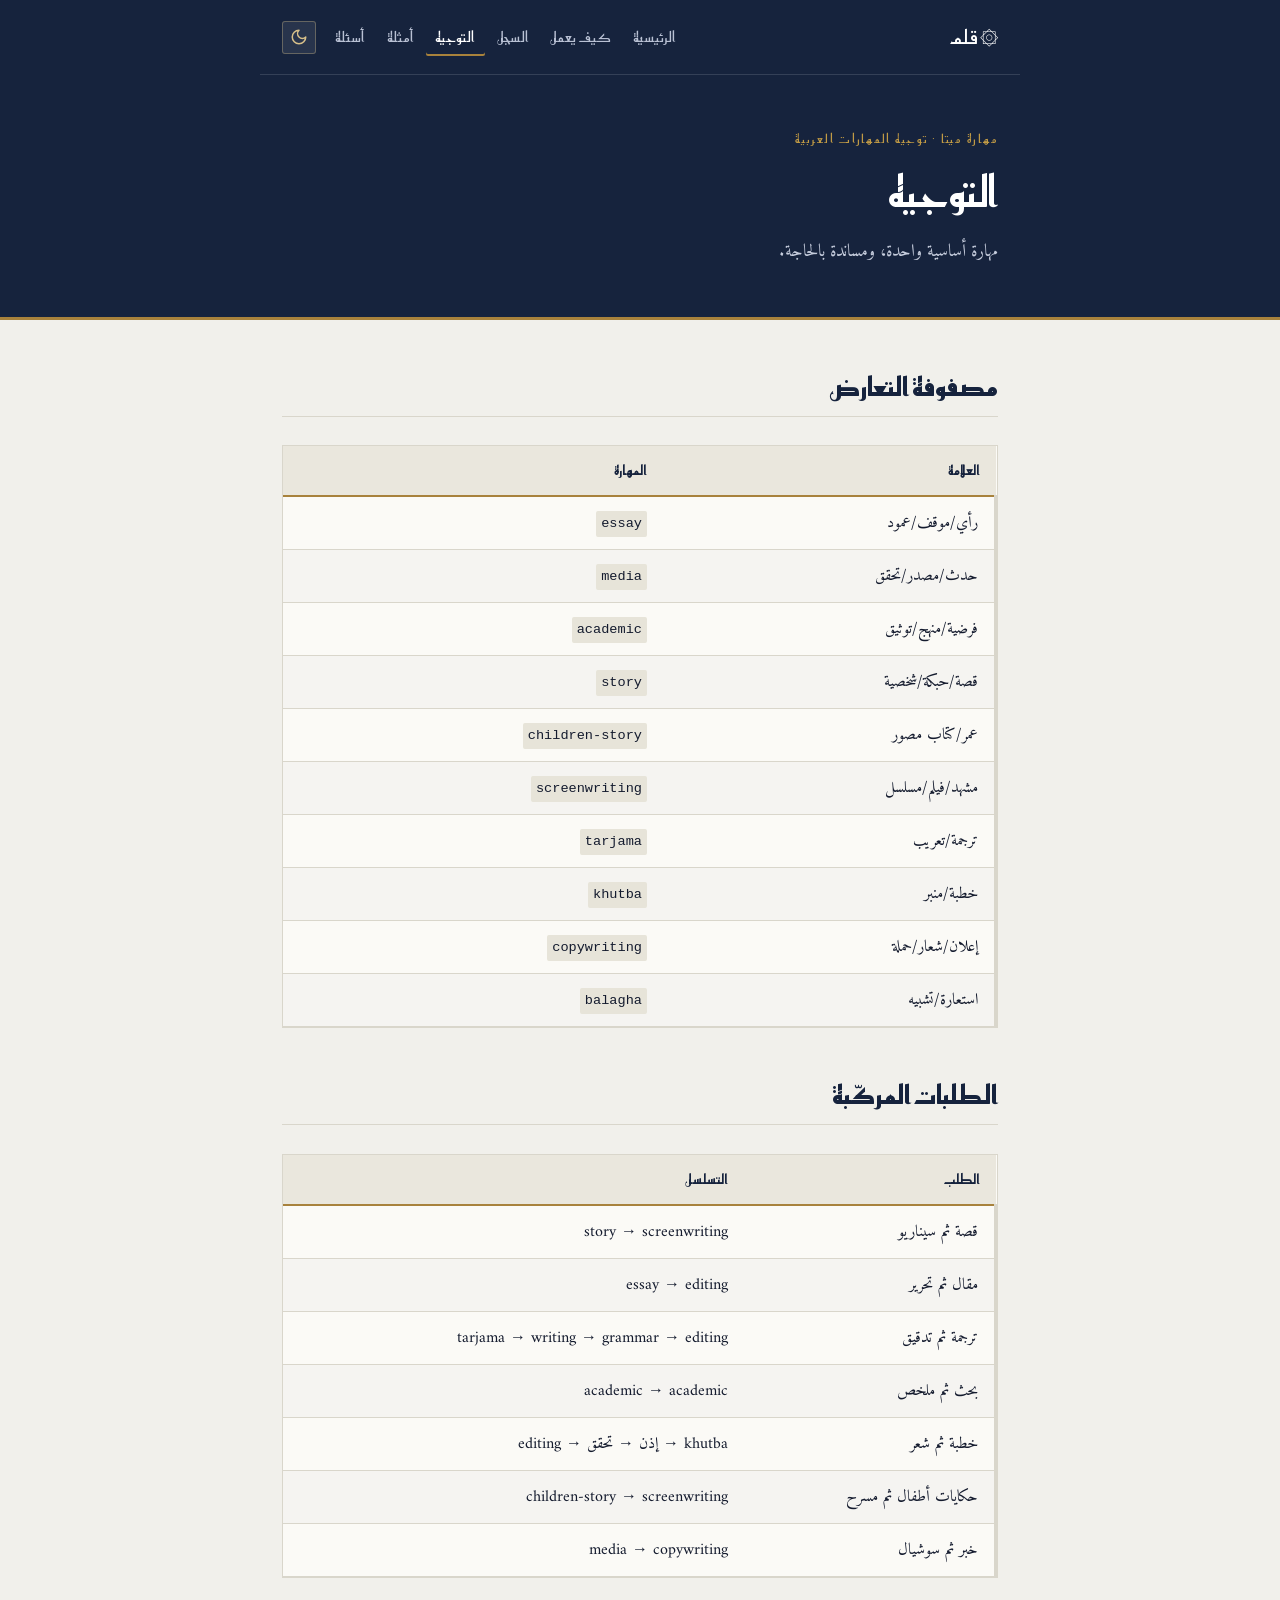
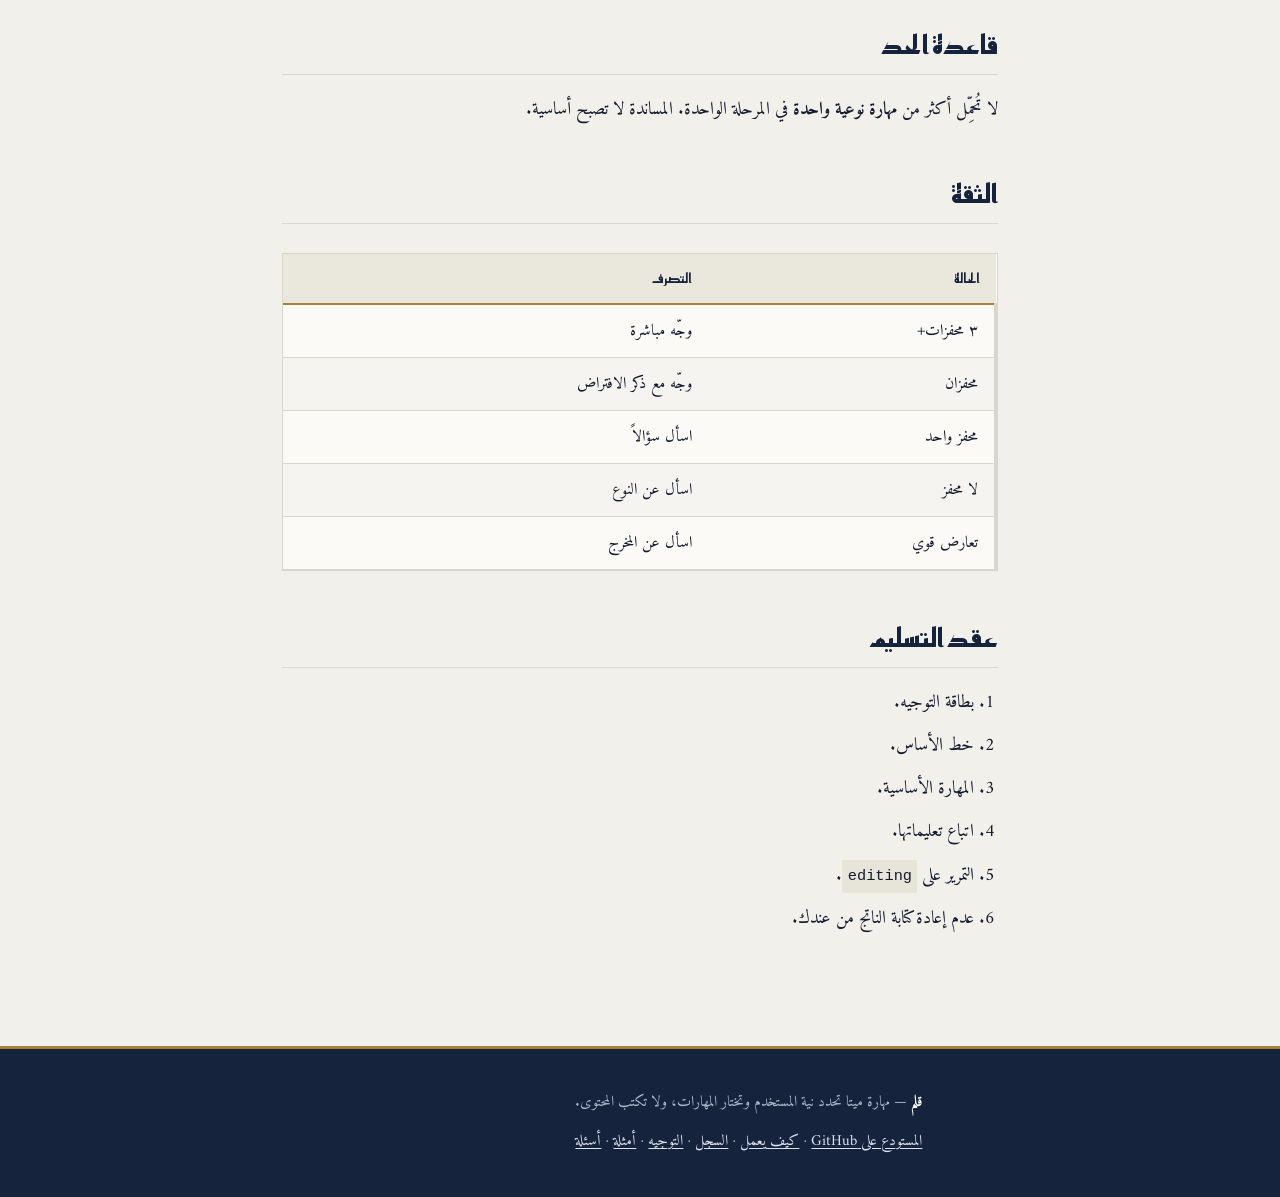
<file: docs/routing.html>
<!DOCTYPE html>
<html lang="ar" dir="rtl">
<head>
<meta charset="utf-8">
<meta name="viewport" content="width=device-width, initial-scale=1">
<title>التوجيه | قلم</title>
<meta name="description" content="مصفوفة التعارض، الطلبات المركّبة، الثقة، وعقد التسليم.">
<link rel="canonical" href="https://specailm5.github.io/qalam/routing.html">
<meta name="robots" content="index,follow,max-snippet:-1,max-image-preview:large">
<meta name="author" content="Saif hassan">
<meta property="og:type" content="article">
<meta property="og:site_name" content="قلم — توجيه المهارات العربية">
<meta property="og:locale" content="ar_AR">
<meta property="og:title" content="التوجيه | قلم">
<meta property="og:description" content="مصفوفة التعارض، الطلبات المركّبة، الثقة، وعقد التسليم.">
<meta property="og:url" content="https://specailm5.github.io/qalam/routing.html">
<meta name="twitter:card" content="summary">
<meta name="twitter:title" content="التوجيه | قلم">
<meta name="twitter:description" content="مصفوفة التعارض، الطلبات المركّبة، الثقة، وعقد التسليم.">
<link rel="icon" href="favicon.svg" type="image/svg+xml">
<link rel="preconnect" href="https://fonts.googleapis.com">
<link rel="preconnect" href="https://fonts.gstatic.com" crossorigin>
<link rel="stylesheet" href="https://fonts.googleapis.com/css2?family=Amiri:ital,wght@0,400;0,700;1,400&amp;family=Reem+Kufi:wght@400;600&amp;display=swap">
<link rel="stylesheet" href="style.css?v=2">
<script src="theme.js"></script>
</head>
<body>
<a class="skip" href="#main">تخطَّ إلى المتن</a>
<header class="top">
<div class="wrap bar">
<a class="brand" href="index.html">۞ قلم</a>
<div class="bar-end">
<nav>
<a href="index.html">الرئيسية</a>
<a href="how.html">كيف يعمل</a>
<a href="registry.html">السجل</a>
<a href="routing.html" aria-current="page">التوجيه</a>
<a href="examples.html">أمثلة</a>
<a href="faq.html">أسئلة</a>
</nav>
<button type="button" class="theme-toggle" id="themeToggle" aria-label="تبديل المظهر" title="تبديل المظهر">
<svg class="theme-icon-sun" width="18" height="18" viewBox="0 0 24 24" fill="none" stroke="currentColor" stroke-width="2" stroke-linecap="round" stroke-linejoin="round" aria-hidden="true"><circle cx="12" cy="12" r="4"/><path d="M12 2v2M12 20v2M4.93 4.93l1.41 1.41M17.66 17.66l1.41 1.41M2 12h2M20 12h2M6.34 17.66l-1.41 1.41M19.07 4.93l-1.41 1.41"/></svg>
<svg class="theme-icon-moon" width="18" height="18" viewBox="0 0 24 24" fill="none" stroke="currentColor" stroke-width="2" stroke-linecap="round" stroke-linejoin="round" aria-hidden="true"><path d="M12 3a6 6 0 0 0 9 9 9 9 0 1 1-9-9Z"/></svg>
</button>
</div>
</div>
<div class="wrap hero">
<p class="eyebrow">مهارة ميتا · توجيه المهارات العربية</p>
<h1>التوجيه</h1>
<p class="lede">مهارة أساسية واحدة، ومساندة بالحاجة.</p>
</div>
</header>
<main id="main">
<div class="wrap">
<div class="prose">

<h2>مصفوفة التعارض</h2>
<div class="tw"><table><thead><tr><th>العلامة</th><th>المهارة</th></tr></thead><tbody>
<tr><td>رأي/موقف/عمود</td><td><code>essay</code></td></tr>
<tr><td>حدث/مصدر/تحقق</td><td><code>media</code></td></tr>
<tr><td>فرضية/منهج/توثيق</td><td><code>academic</code></td></tr>
<tr><td>قصة/حبكة/شخصية</td><td><code>story</code></td></tr>
<tr><td>عمر/كتاب مصور</td><td><code>children-story</code></td></tr>
<tr><td>مشهد/فيلم/مسلسل</td><td><code>screenwriting</code></td></tr>
<tr><td>ترجمة/تعريب</td><td><code>tarjama</code></td></tr>
<tr><td>خطبة/منبر</td><td><code>khutba</code></td></tr>
<tr><td>إعلان/شعار/حملة</td><td><code>copywriting</code></td></tr>
<tr><td>استعارة/تشبيه</td><td><code>balagha</code></td></tr>
</tbody></table></div>

<h2>الطلبات المركّبة</h2>
<div class="tw"><table><thead><tr><th>الطلب</th><th>التسلسل</th></tr></thead><tbody>
<tr><td>قصة ثم سيناريو</td><td>story → screenwriting</td></tr>
<tr><td>مقال ثم تحرير</td><td>essay → editing</td></tr>
<tr><td>ترجمة ثم تدقيق</td><td>tarjama → writing → grammar → editing</td></tr>
<tr><td>بحث ثم ملخص</td><td>academic → academic</td></tr>
<tr><td>خطبة ثم شعر</td><td>khutba → إذن → تحقق → editing</td></tr>
<tr><td>حكايات أطفال ثم مسرح</td><td>children-story → screenwriting</td></tr>
<tr><td>خبر ثم سوشيال</td><td>media → copywriting</td></tr>
</tbody></table></div>

<h2>قاعدة الحد</h2>
<p>لا تُحمِّل أكثر من <strong>مهارة نوعية واحدة</strong> في المرحلة الواحدة. المساندة لا تصبح أساسية.</p>

<h2>الثقة</h2>
<div class="tw"><table><thead><tr><th>الحالة</th><th>التصرف</th></tr></thead><tbody>
<tr><td>٣ محفزات+</td><td>وجّه مباشرة</td></tr>
<tr><td>محفزان</td><td>وجّه مع ذكر الافتراض</td></tr>
<tr><td>محفز واحد</td><td>اسأل سؤالاً</td></tr>
<tr><td>لا محفز</td><td>اسأل عن النوع</td></tr>
<tr><td>تعارض قوي</td><td>اسأل عن المخرج</td></tr>
</tbody></table></div>

<h2>عقد التسليم</h2>
<ol>
<li>بطاقة التوجيه.</li>
<li>خط الأساس.</li>
<li>المهارة الأساسية.</li>
<li>اتباع تعليماتها.</li>
<li>التمرير على <code>editing</code>.</li>
<li>عدم إعادة كتابة الناتج من عندك.</li>
</ol>

</div>
</div>
</main>
<footer>
<div class="wrap foot">
<p><strong>قلم</strong> — مهارة ميتا تحدد نية المستخدم وتختار المهارات، ولا تكتب المحتوى.</p>
<p><a href="https://github.com/specailm5/qalam">المستودع على GitHub</a> · <a href="how.html">كيف يعمل</a> · <a href="registry.html">السجل</a> · <a href="routing.html">التوجيه</a> · <a href="examples.html">أمثلة</a> · <a href="faq.html">أسئلة</a></p>
</div>
</footer>
</body>
</html>
</file>
<file: docs/style.css>
:root{
  --ink:#141B2E;
  --ink2:#39415C;
  --paper:#F1F0EB;
  --card:#FBFAF6;
  --lapis:#16233D;
  --top-bg:#16233D;
  --top-text:#E9ECF3;
  --top-border:rgba(233,236,243,.14);
  --rubric:#9B2C22;
  --gold:#A8823C;
  --gold-ink:#C09A45;
  --rule:#D9D6CB;
  --heading:#16233D;
  --quote-bg:#E8E6DC;
  --link:#1B3A6B;
  --link-hover:#9B2C22;
  --table-th-bg:#EAE7DD;
  --table-th-color:#16233D;
  --table-zebra:rgba(20,27,46,.025);
  --wrong-color:#8E2A20;
  --code-bg:#E7E4D9;
  --code-color:var(--ink);
  --pre-bg:#16233D;
  --pre-color:#E6E9F2;
  --card-shadow:rgba(20,27,46,.1);
  --toggle-bg:rgba(255,255,255,.08);
  --toggle-border:rgba(216,192,138,.35);
  --toggle-color:#D8C08A;
  color-scheme:light;
}

[data-theme="dark"]{
  --ink:#E6EAF2;
  --ink2:#A8B4CC;
  --paper:#0D131F;
  --card:#151D2F;
  --lapis:#090D18;
  --top-bg:#090D18;
  --top-text:#E9ECF3;
  --top-border:rgba(216,192,138,.18);
  --rubric:#F07B72;
  --gold:#D8C08A;
  --gold-ink:#E8CF96;
  --rule:#232E44;
  --heading:#F0F4FC;
  --quote-bg:#131A2B;
  --link:#8AB4F8;
  --link-hover:#F07B72;
  --table-th-bg:#1A2438;
  --table-th-color:#F0F4FC;
  --table-zebra:rgba(255,255,255,.025);
  --wrong-color:#F87171;
  --code-bg:#1A2338;
  --code-color:#EDF2FC;
  --pre-bg:#080C16;
  --pre-color:#E6E9F2;
  --card-shadow:rgba(0,0,0,.45);
  --toggle-bg:rgba(216,192,138,.12);
  --toggle-border:rgba(216,192,138,.45);
  --toggle-color:#F0DAA2;
  color-scheme:dark;
}

@media (prefers-color-scheme:dark){
  :root:not([data-theme="light"]){
    --ink:#E6EAF2;
    --ink2:#A8B4CC;
    --paper:#0D131F;
    --card:#151D2F;
    --lapis:#090D18;
    --top-bg:#090D18;
    --top-text:#E9ECF3;
    --top-border:rgba(216,192,138,.18);
    --rubric:#F07B72;
    --gold:#D8C08A;
    --gold-ink:#E8CF96;
    --rule:#232E44;
    --heading:#F0F4FC;
    --quote-bg:#131A2B;
    --link:#8AB4F8;
    --link-hover:#F07B72;
    --table-th-bg:#1A2438;
    --table-th-color:#F0F4FC;
    --table-zebra:rgba(255,255,255,.025);
    --wrong-color:#F87171;
    --code-bg:#1A2338;
    --code-color:#EDF2FC;
    --pre-bg:#080C16;
    --pre-color:#E6E9F2;
    --card-shadow:rgba(0,0,0,.45);
    --toggle-bg:rgba(216,192,138,.12);
    --toggle-border:rgba(216,192,138,.45);
    --toggle-color:#F0DAA2;
    color-scheme:dark;
  }
}

*,*::before,*::after{box-sizing:border-box}
html{-webkit-text-size-adjust:100%;scroll-behavior:smooth}
body{margin:0;background:var(--paper);color:var(--ink);font-family:'Amiri','Noto Naskh Arabic','Traditional Arabic',Georgia,serif;font-size:1.125rem;line-height:1.95;transition:background-color .2s ease,color .2s ease}
.wrap{max-width:76ch;margin:0 auto;padding:0 1.35rem}
.top{background:var(--top-bg);color:var(--top-text);border-bottom:3px solid var(--gold);transition:background-color .2s ease}
.bar{display:flex;align-items:center;justify-content:space-between;gap:1rem;flex-wrap:wrap;padding-top:1.15rem;padding-bottom:1.15rem;border-bottom:1px solid var(--top-border)}
.brand{font-family:'Reem Kufi',system-ui,sans-serif;font-size:1.2rem;color:#fff;text-decoration:none}
.bar-end{display:flex;align-items:center;gap:.6rem;flex-wrap:wrap}
.bar nav{display:flex;gap:.15rem;flex-wrap:wrap}
.bar nav a{font-family:'Reem Kufi',system-ui,sans-serif;font-size:.9rem;color:#B9C1D4;text-decoration:none;padding:.3rem .6rem;border-radius:2px}
.bar nav a:hover{color:#fff;background:rgba(255,255,255,.09)}
.bar nav a[aria-current=page]{color:#fff;box-shadow:inset 0 -2px 0 var(--gold)}
.theme-toggle{background:var(--toggle-bg);border:1px solid var(--toggle-border);color:var(--toggle-color);display:inline-flex;align-items:center;justify-content:center;padding:.4rem .45rem;border-radius:3px;cursor:pointer;transition:all .18s ease;line-height:0}
.theme-toggle:hover{background:rgba(255,255,255,.18);border-color:var(--gold);color:#fff}
.theme-toggle:focus-visible{outline:2px solid var(--gold);outline-offset:2px}
.theme-icon-sun{display:none}
.theme-icon-moon{display:block}
[data-theme="dark"] .theme-icon-sun{display:block}
[data-theme="dark"] .theme-icon-moon{display:none}
@media (prefers-color-scheme:dark){
  :root:not([data-theme="light"]) .theme-icon-sun{display:block}
  :root:not([data-theme="light"]) .theme-icon-moon{display:none}
}
.hero{padding:3.2rem 1.35rem 3rem}
.eyebrow{font-family:'Reem Kufi',system-ui,sans-serif;font-size:.78rem;letter-spacing:.14em;color:var(--gold-ink);margin:0 0 .7rem;text-transform:uppercase}
.hero h1{font-family:'Reem Kufi',system-ui,sans-serif;font-size:clamp(1.7rem,4.4vw,2.7rem);line-height:1.4;margin:0 0 .8rem;color:#fff;font-weight:600}
.lede{font-size:1.1rem;color:#C6CDDD;margin:0;max-width:62ch;line-height:1.9}
.pair{display:flex;align-items:center;gap:1rem;flex-wrap:wrap;margin-top:1.9rem;font-size:clamp(1.15rem,2.6vw,1.5rem)}
.pair .side{display:inline-flex;align-items:center;gap:.55rem}
.pair del{color:#E9A79E;text-decoration-color:var(--rubric);text-decoration-thickness:2px}
.pair ins{color:#fff;font-weight:700;text-decoration:none}
.pair .arrow{color:var(--gold-ink);font-size:1.15rem}
.tag{font-family:'Reem Kufi',system-ui,sans-serif;font-size:.64rem;letter-spacing:.09em;padding:.12rem .45rem;border:1px solid currentColor;border-radius:2px}
.tag-bad{color:#E9A79E}.tag-good{color:#D8C08A}
.install{display:inline-flex;align-items:center;gap:.7rem;flex-wrap:wrap;margin-top:1.6rem;padding:.55rem .8rem;background:rgba(255,255,255,.06);border:1px solid rgba(216,192,138,.42);border-radius:3px}
.install-tag{font-family:'Reem Kufi',system-ui,sans-serif;font-size:.68rem;letter-spacing:.08em;color:#D8C08A;text-transform:uppercase}
code.cmd{font-family:'Cascadia Mono',Consolas,'Courier New',monospace;font-size:.92rem;background:none;color:#fff;direction:ltr;display:inline-block;padding:0;overflow-wrap:anywhere}
main{padding:3rem 0 1rem}
.prose h2,.titles h2{font-family:'Reem Kufi',system-ui,sans-serif;font-size:clamp(1.3rem,3vw,1.6rem);line-height:1.55;color:var(--heading);margin:3rem 0 1.1rem;padding-bottom:.5rem;border-bottom:1px solid var(--rule)}
.prose h2:first-child{margin-top:0}
.prose h3{font-family:'Reem Kufi',system-ui,sans-serif;font-size:1.16rem;color:var(--heading);margin:2.3rem 0 .7rem}
.prose h4{font-family:'Reem Kufi',system-ui,sans-serif;font-size:1rem;color:var(--ink2);margin:1.8rem 0 .5rem}
.prose p{margin:0 0 1.15rem}
.prose ul,.prose ol{margin:0 0 1.4rem;padding-inline-start:1.5rem}
.prose li{margin-bottom:.5rem}
blockquote{margin:1.7rem 0;padding:1rem 1.3rem;background:var(--quote-bg);border-inline-start:4px solid var(--gold);color:var(--ink2);font-size:1.06rem;transition:background-color .2s ease}
blockquote p{margin:0}
.orn{display:flex;align-items:center;gap:1rem;color:var(--gold);margin:2.6rem 0;font-size:1.05rem}
.orn::before,.orn::after{content:'';height:1px;background:var(--rule);flex:1}
a{color:var(--link);text-underline-offset:3px}a:hover{color:var(--link-hover)}
.tw{overflow-x:auto;margin:1.8rem 0;border:1px solid var(--rule);background:var(--card);transition:background-color .2s ease,border-color .2s ease}
table{border-collapse:collapse;width:100%;font-size:1rem;line-height:1.75}
th{font-family:'Reem Kufi',system-ui,sans-serif;font-size:.84rem;font-weight:600;text-align:start;padding:.8rem 1rem;background:var(--table-th-bg);color:var(--table-th-color);border-bottom:2px solid var(--gold)}
td{padding:.75rem 1rem;border-bottom:1px solid var(--rule);vertical-align:top}
tbody tr:nth-child(even){background:var(--table-zebra)}
tbody td:first-child{border-inline-start:3px solid var(--rule)}
.t-wrong tbody td:first-child{color:var(--wrong-color);border-inline-start-color:var(--rubric)}
code{font-family:'Cascadia Mono',Consolas,'Courier New',monospace;font-size:.85em;background:var(--code-bg);color:var(--code-color);padding:.08em .35em;border-radius:2px;direction:ltr;display:inline-block}
pre{background:var(--pre-bg);color:var(--pre-color);padding:1.1rem 1.2rem;overflow-x:auto;direction:ltr;text-align:left;border-inline-start:3px solid var(--gold);font-size:.9rem;line-height:1.7}
pre code{background:none;color:inherit;padding:0;display:block}
.cards{display:grid;grid-template-columns:repeat(auto-fit,minmax(215px,1fr));gap:1rem;margin:1.8rem 0}
.card{display:block;padding:1.15rem 1.25rem;background:var(--card);border:1px solid var(--rule);border-top:3px solid var(--gold);text-decoration:none;color:inherit;transition:transform .18s ease,box-shadow .18s ease,background-color .2s ease,border-color .2s ease}
.card:hover{transform:translateY(-2px);box-shadow:0 7px 20px var(--card-shadow);color:inherit}
.card h3{margin:0 0 .35rem;font-family:'Reem Kufi',system-ui,sans-serif;font-size:1rem;color:var(--heading)}
.card p{margin:0;font-size:.92rem;color:var(--ink2);line-height:1.7}
.skip{position:absolute;inset-inline-start:-9999px}.skip:focus{inset-inline-start:1rem;top:.5rem;background:var(--card);color:var(--ink);box-shadow:0 4px 12px var(--card-shadow);border:1px solid var(--rule);padding:.5rem .8rem;z-index:9}
.en{direction:ltr;text-align:left}
footer{background:var(--top-bg);color:#AEB6C9;margin-top:4.5rem;padding:2.5rem 0;font-size:.95rem;border-top:3px solid var(--gold);transition:background-color .2s ease}
footer strong{color:#fff}footer a{color:#DCE1EC}footer p{margin:0 0 .7rem;line-height:1.85}footer p:last-child{margin:0}
@media (prefers-reduced-motion:no-preference){.hero>*{animation:rise .55s cubic-bezier(.2,.7,.3,1) backwards}.hero>*:nth-child(2){animation-delay:.06s}.hero>*:nth-child(3){animation-delay:.12s}.hero>*:nth-child(4){animation-delay:.18s}}
@keyframes rise{from{opacity:0;transform:translateY(9px)}}
@media (max-width:640px){body{font-size:1.05rem}.hero{padding:2.3rem 1.35rem 2.2rem}table{font-size:.95rem}th,td{padding:.6rem .7rem}}

/* --- RTL fixes: resolve direction from content, and render Arabic code blocks RTL --- */
code,pre{unicode-bidi:plaintext}
pre[dir="rtl"]{direction:rtl;text-align:right}
pre[dir="rtl"] code{direction:rtl;text-align:right;display:block}
pre.code-rtl{white-space:pre-wrap}
.pair{direction:rtl}
</file>
